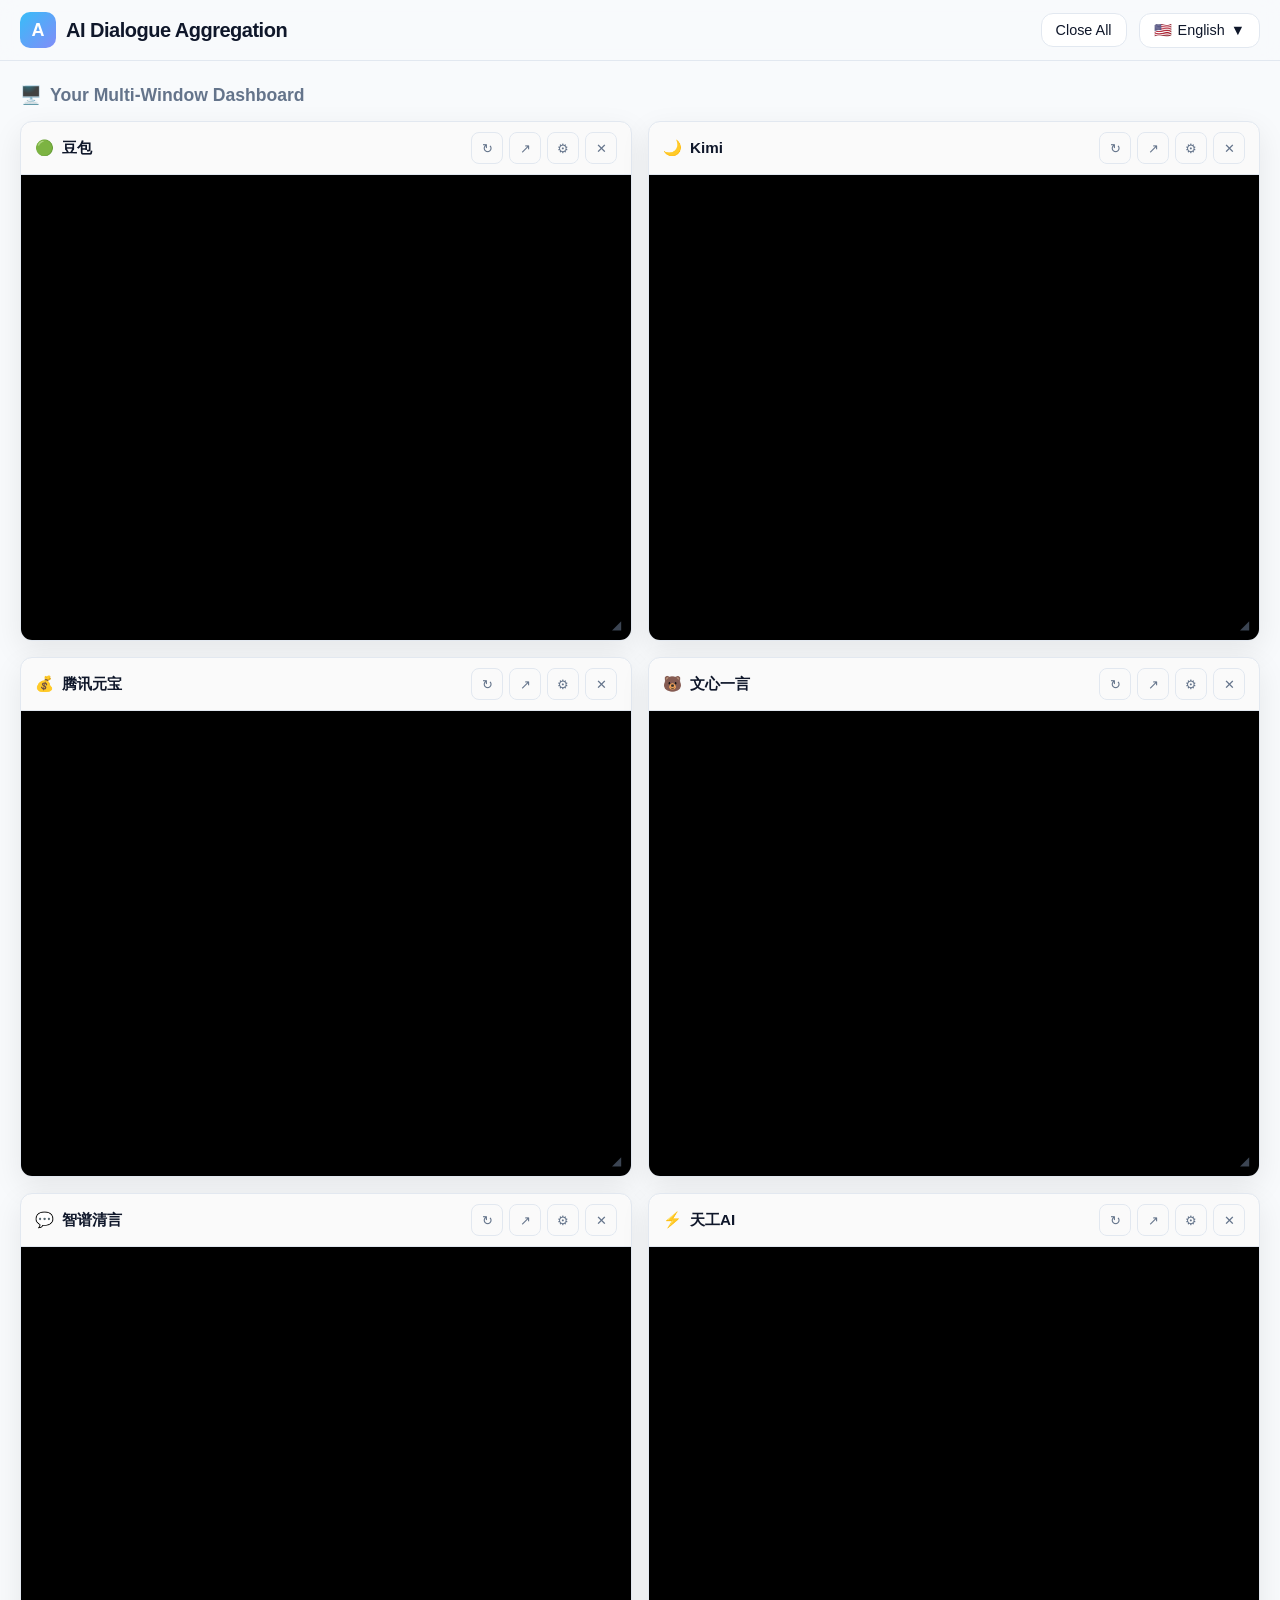
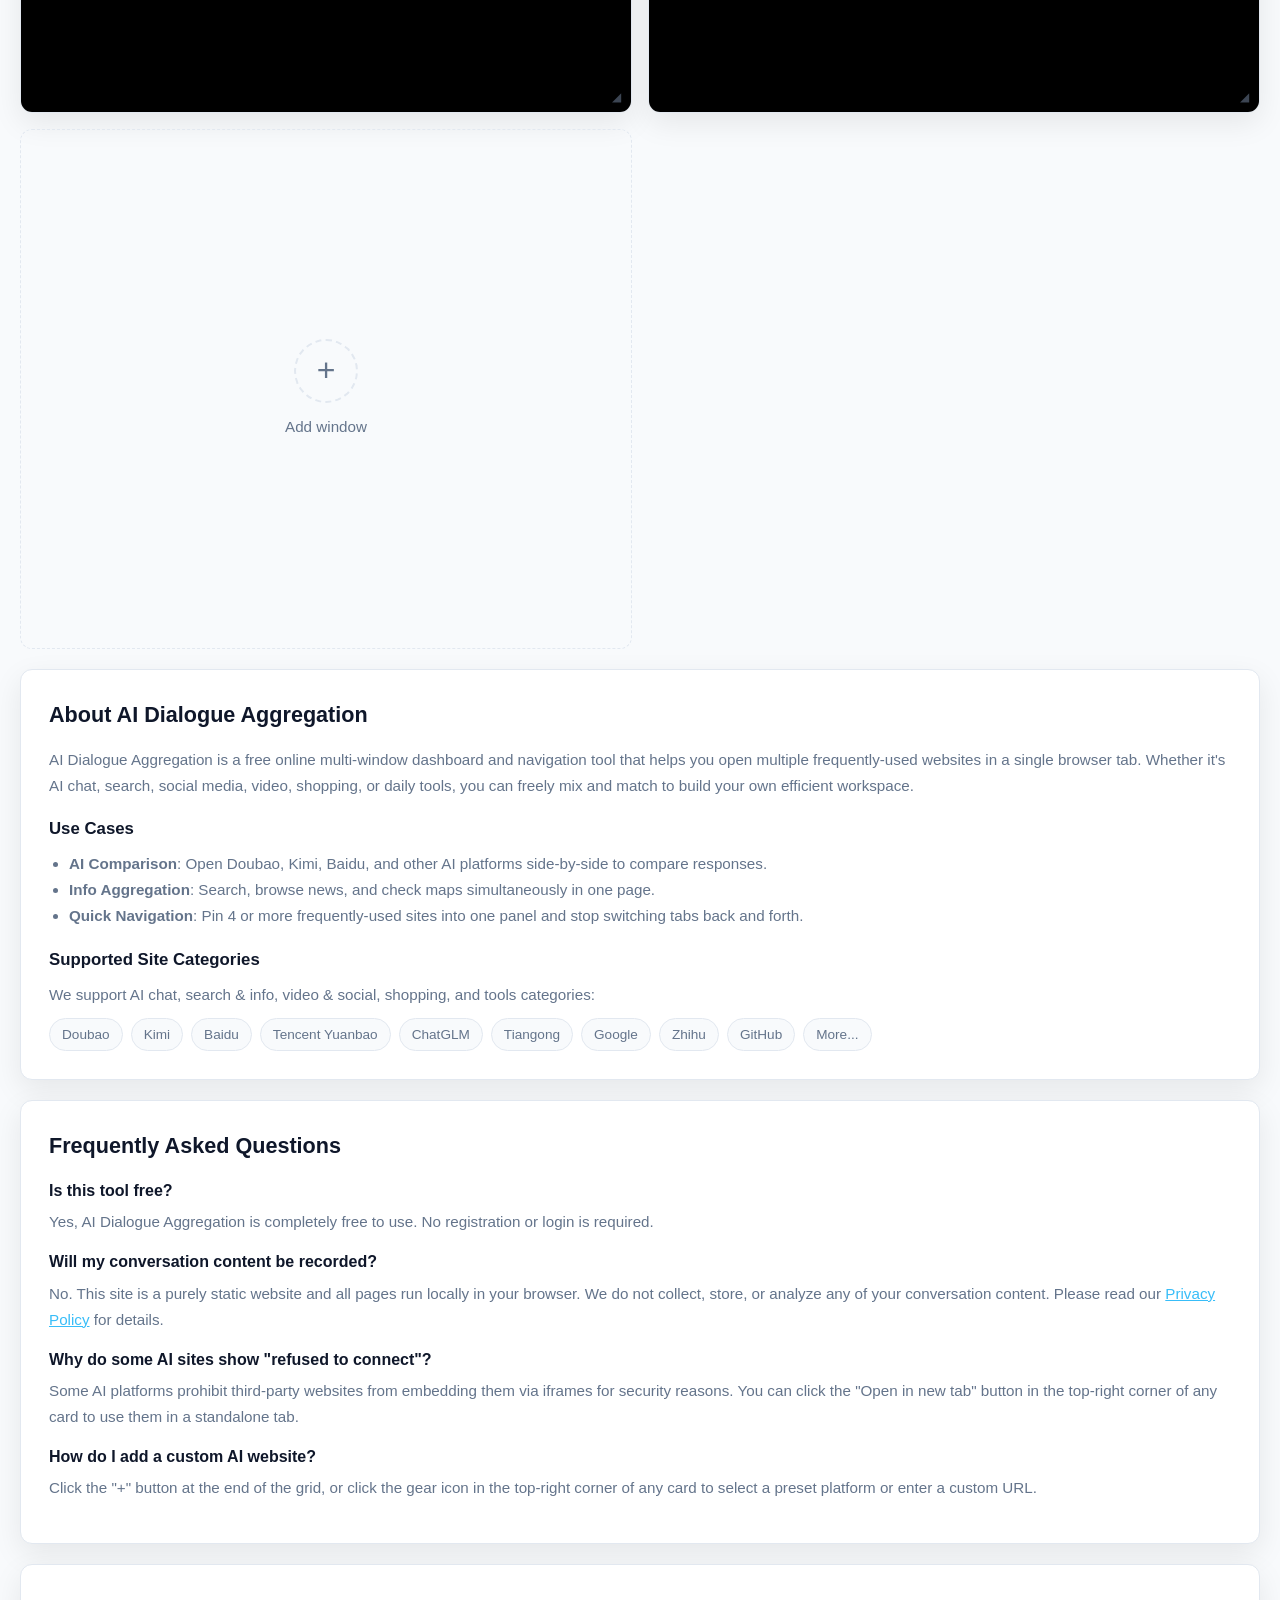
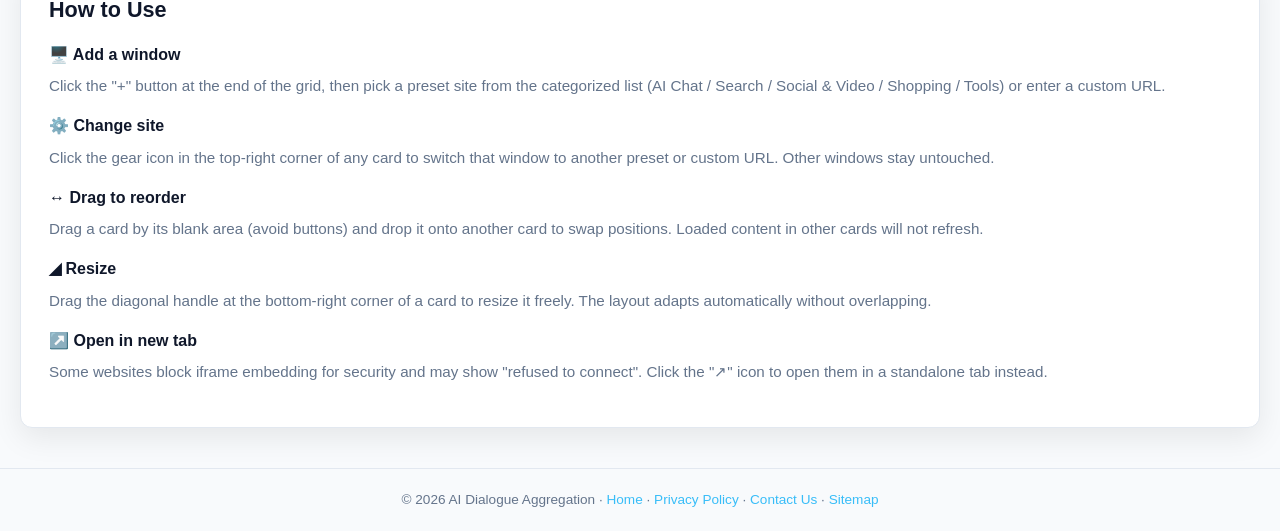
<file: index.html>
<!DOCTYPE html>
<html lang="en">
<head>
  <meta charset="UTF-8">
  <title>AI Dialogue Aggregation</title>
  <meta name="description" content="Chat with multiple AIs at once. Ask once, get answers from DeepSeek, Doubao, Kimi, MiniMax and more.">
  <link rel="canonical" href="https://dualai.vip/">
  <link rel="alternate" hreflang="zh" href="https://dualai.vip/zh/">
  <link rel="alternate" hreflang="en" href="https://dualai.vip/en/">
  <link rel="alternate" hreflang="x-default" href="https://dualai.vip/zh/">
  <!-- Google tag (gtag.js) -->
  <script async src="https://www.googletagmanager.com/gtag/js?id=G-2EY1DQ44TH"></script>
  <script>
    window.dataLayer = window.dataLayer || [];
    function gtag(){dataLayer.push(arguments);}
    gtag('js', new Date());
    gtag('config', 'G-2EY1DQ44TH');
  </script>
  <!-- Google AdSense -->
  <script async src="https://pagead2.googlesyndication.com/pagead/js/adsbygoogle.js?client=ca-pub-1829629158524709" crossorigin="anonymous"></script>
  <script>
    (function() {
      var lang = navigator.language || navigator.userLanguage || 'zh';
      lang = lang.toLowerCase();
      var target = '/zh/';
      if (lang.indexOf('en') === 0) target = '/en/';
      var saved = localStorage.getItem('ai_agg_lang');
      if (saved) target = saved;
      var hash = location.hash || '';
      var q = location.search || '';
      location.replace(target + q + hash);
    })();
  </script>
</head>
<body>
  <p>Redirecting based on your language preference…</p>
</body>
</html>
</file>
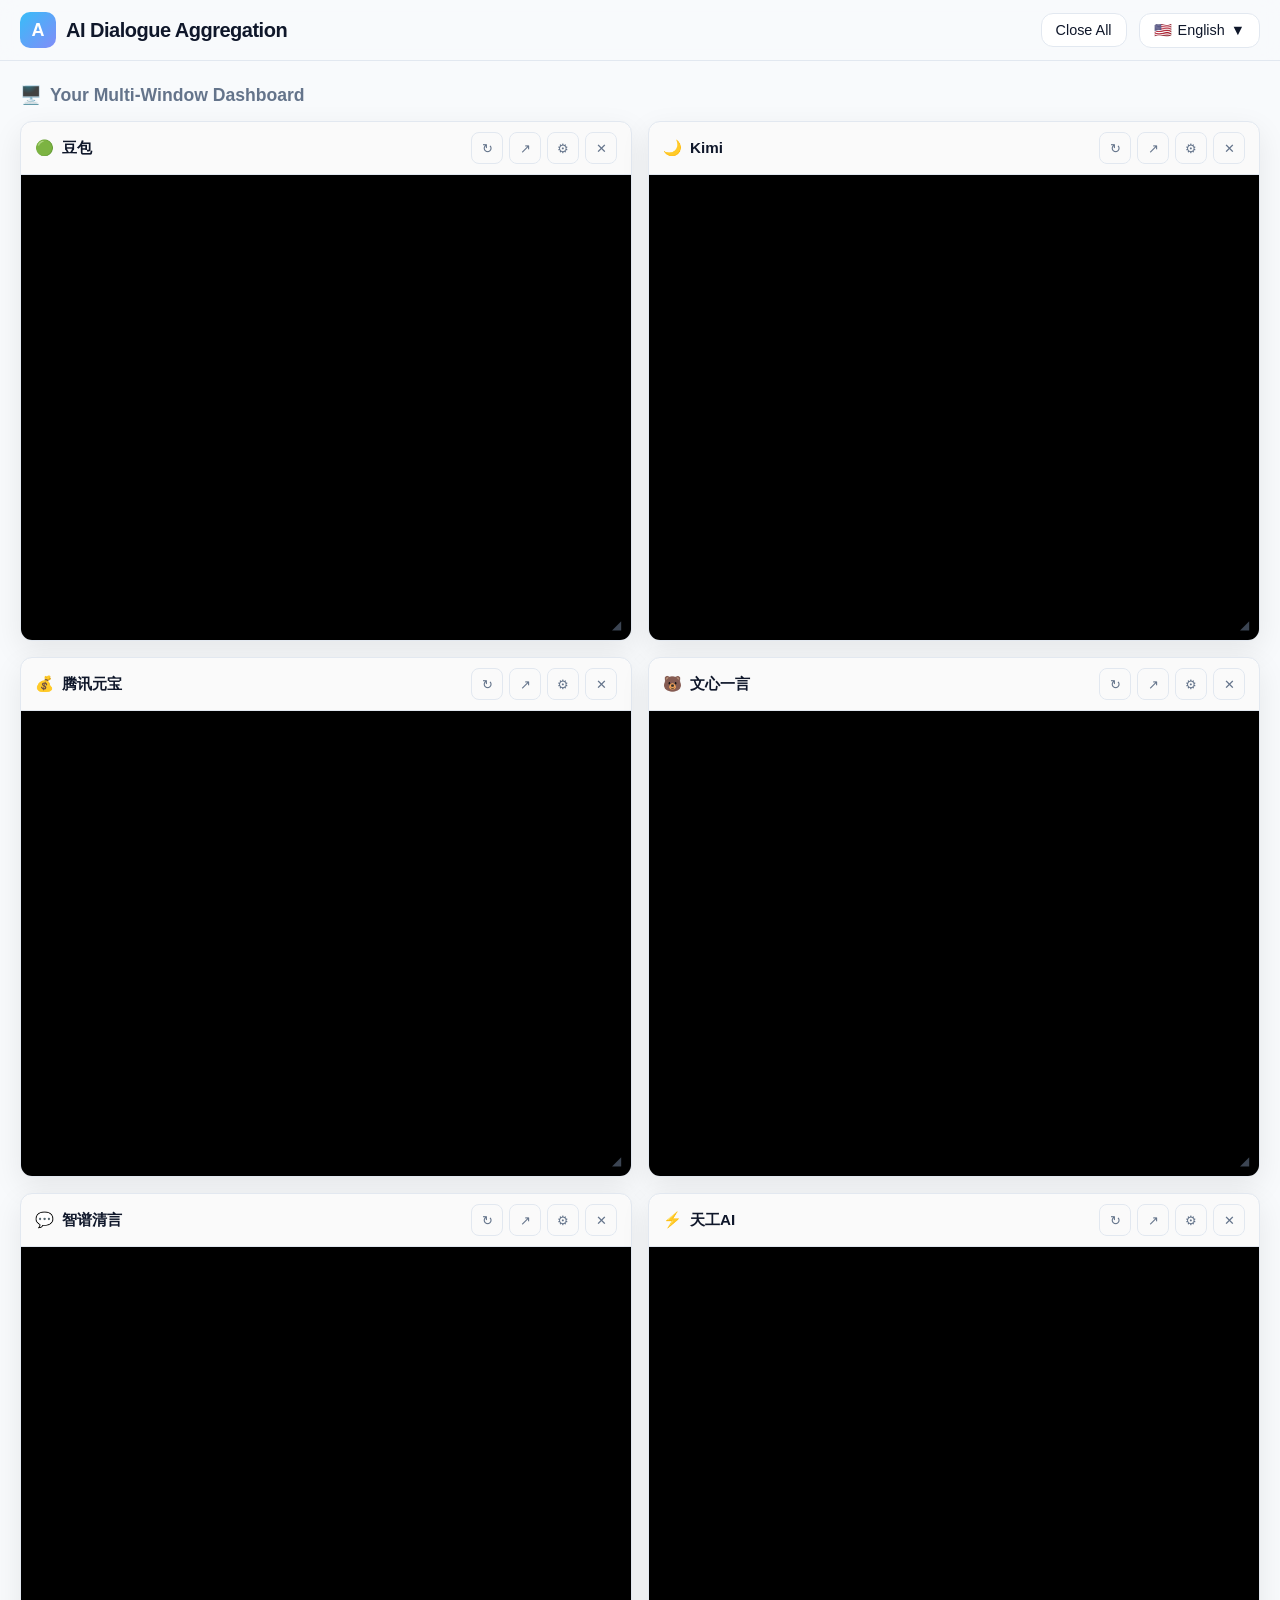
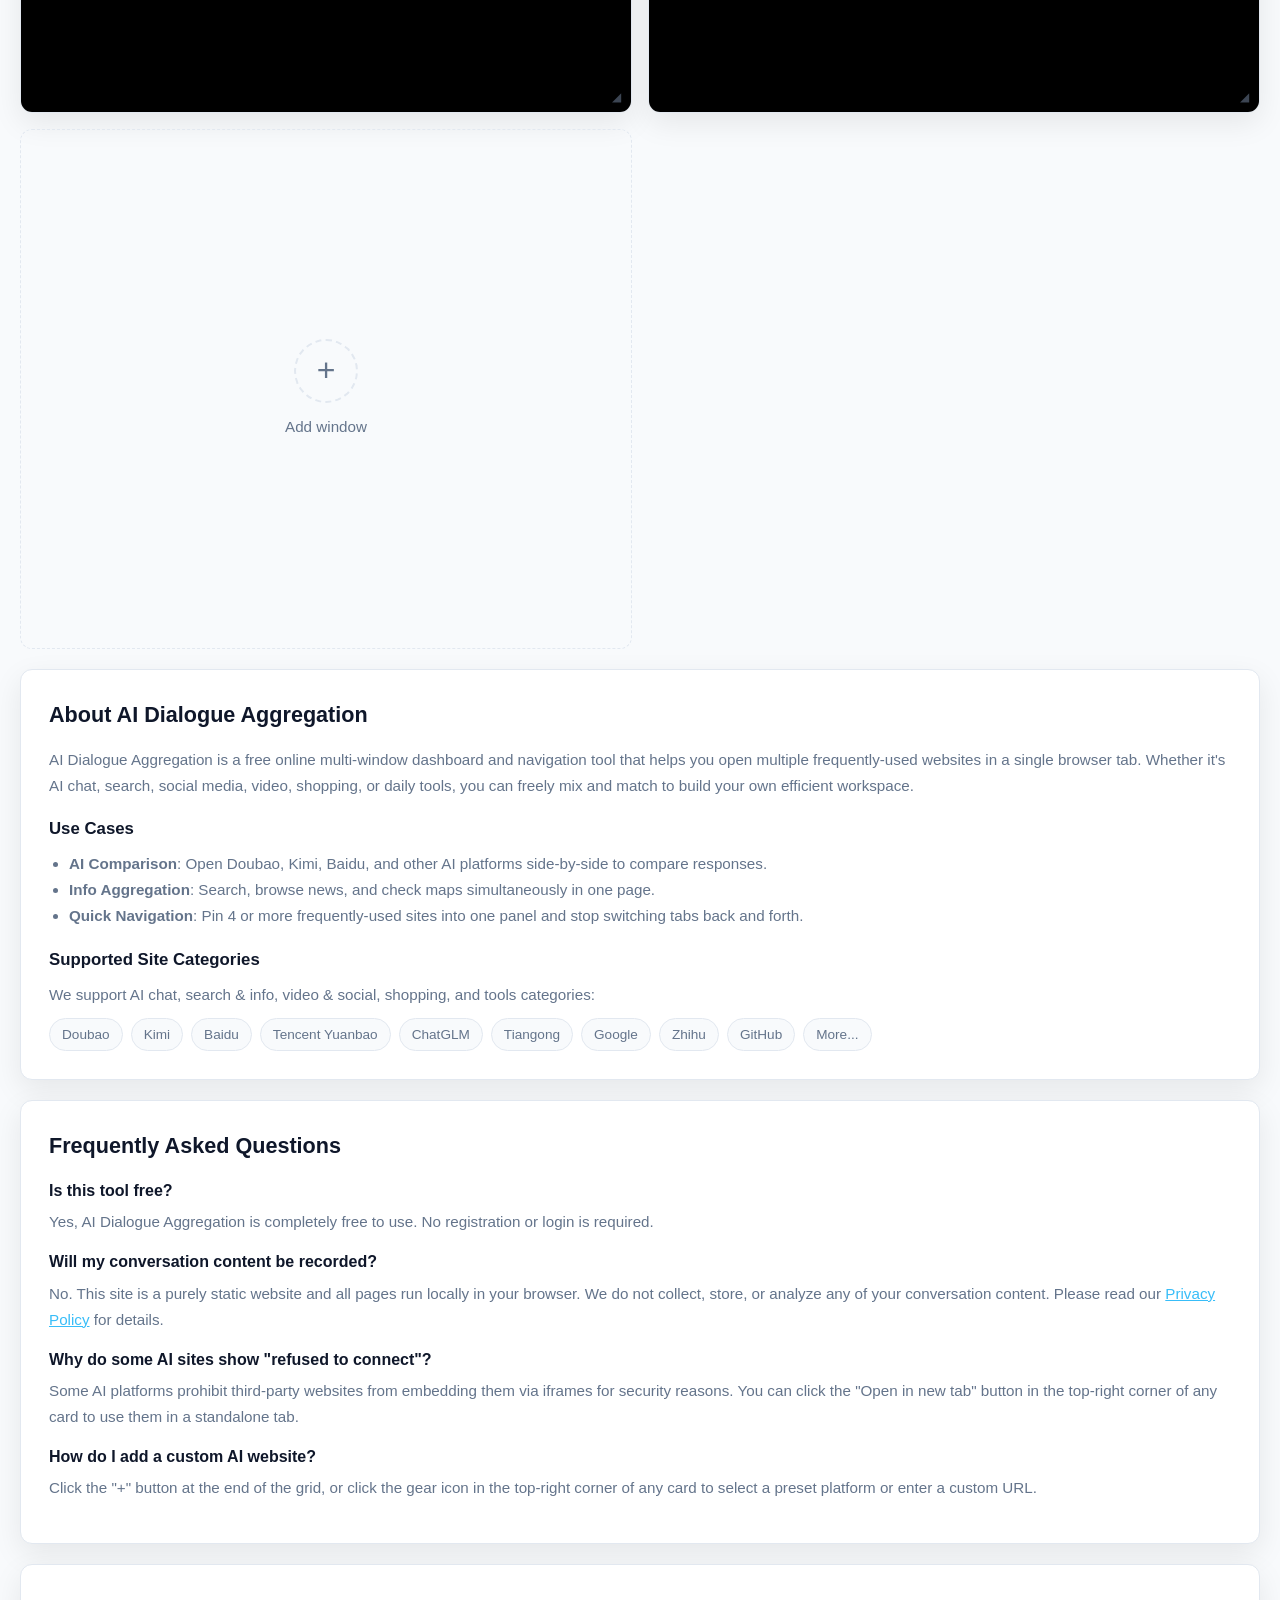
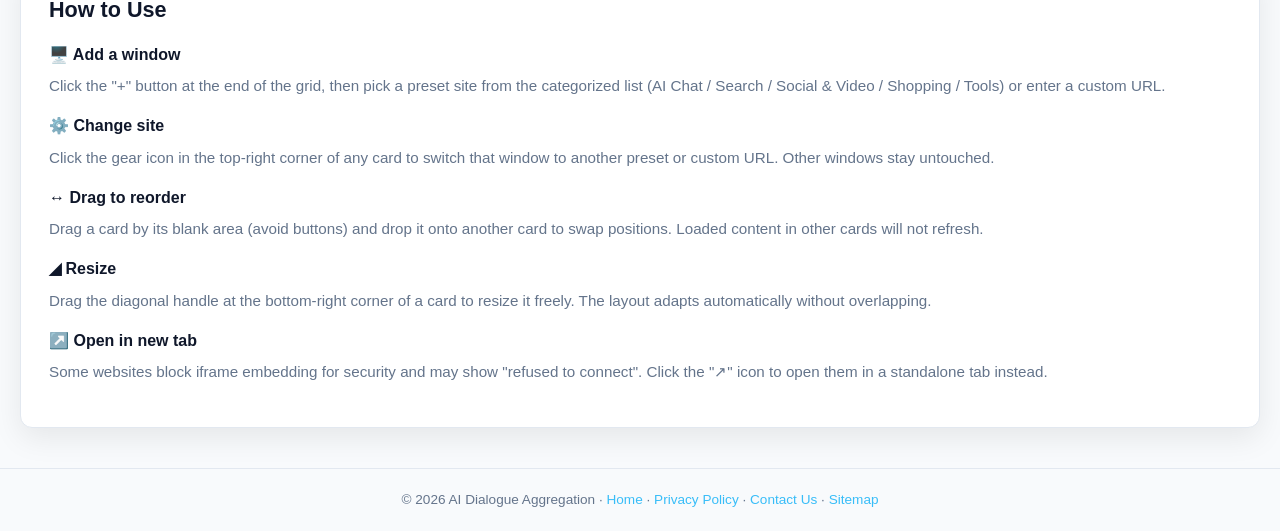
<file: en/index.html>
<!DOCTYPE html>
<html lang="en">
<head>
  <!-- Google tag (gtag.js) -->
  <script async src="https://www.googletagmanager.com/gtag/js?id=G-2EY1DQ44TH"></script>
  <script>
    window.dataLayer = window.dataLayer || [];
    function gtag(){dataLayer.push(arguments);}
    gtag('js', new Date());

    gtag('config', 'G-2EY1DQ44TH');
  </script>
  <!-- Google AdSense -->
  <script async src="https://pagead2.googlesyndication.com/pagead/js/adsbygoogle.js?client=ca-pub-1829629158524709" crossorigin="anonymous"></script>
  <meta charset="UTF-8">
  <meta name="viewport" content="width=device-width, initial-scale=1.0">
  <title>AI Dialogue Aggregation - Chat with Multiple AIs at Once</title>
  <meta name="description" content="Open DeepSeek, Doubao, Kimi, MiniMax and more AI chats in one page. Ask once, get answers from multiple AIs. Compare and boost your productivity.">
  <meta name="keywords" content="AI aggregation,multi-AI chat,chat with multiple AIs,AI comparison,DeepSeek,Doubao,Kimi,MiniMax">
  <link rel="canonical" href="https://dualai.vip/en/">
  <link rel="alternate" hreflang="zh" href="https://dualai.vip/zh/">
  <link rel="alternate" hreflang="en" href="https://dualai.vip/en/">
  <link rel="alternate" hreflang="x-default" href="https://dualai.vip/zh/">
  <link rel="sitemap" type="application/xml" title="Sitemap" href="/sitemap.xml">

  <meta property="og:title" content="AI Dialogue Aggregation - Chat with Multiple AIs at Once">
  <meta property="og:description" content="Open multiple AI chats in one page. Ask once, get answers from multiple AIs.">
  <meta property="og:type" content="website">
  <meta property="og:url" content="https://dualai.vip/en/">
  <meta property="og:locale" content="en_US">

  <meta name="twitter:card" content="summary_large_image">
  <meta name="twitter:title" content="AI Dialogue Aggregation - Chat with Multiple AIs">
  <meta name="twitter:description" content="Open multiple AI chats in one page. Ask once, get answers from multiple AIs.">

  <script type="application/ld+json">
  {
    "@context": "https://schema.org",
    "@type": "WebApplication",
    "name": "AI Dialogue Aggregation",
    "description": "Open DeepSeek, Doubao, Kimi, MiniMax and more AI chats in one page. Ask once, get answers from multiple AIs.",
    "url": "https://dualai.vip/en/",
    "applicationCategory": "UtilityApplication",
    "operatingSystem": "Any",
    "inLanguage": "en",
    "offers": {
      "@type": "Offer",
      "price": "0",
      "priceCurrency": "USD"
    }
  }
  </script>

  <link rel="stylesheet" href="/css/style.css">
</head>
<body>
  <header class="site-header">
    <div class="header-inner">
      <a class="brand" href="/en/">
        <div class="brand-icon">A</div>
        <div class="brand-text">AI Dialogue Aggregation</div>
      </a>
      <div class="header-actions">
        <button class="header-btn" id="closeAllBtn" type="button">Close All</button>
        <div class="lang-switch">
          <button class="lang-btn" aria-haspopup="true" aria-expanded="false">
            <span>🇺🇸</span>
            <span>English</span>
            <span aria-hidden="true">▼</span>
          </button>
          <div class="lang-menu" role="menu">
            <a href="/zh/" role="menuitem">中文</a>
            <a href="/en/" role="menuitem" aria-current="true">English</a>
          </div>
        </div>
      </div>
    </div>
  </header>

  <main>
    <h1 class="sr-only">Your Multi-Window Dashboard - Open multiple sites at once</h1>
    <p class="section-title"><span>🖥️</span> Your Multi-Window Dashboard</p>
    <div class="grid-2x2"></div>

    <section class="content-section" aria-labelledby="about-heading">
      <h2 id="about-heading">About AI Dialogue Aggregation</h2>
      <p>AI Dialogue Aggregation is a free online multi-window dashboard and navigation tool that helps you open multiple frequently-used websites in a single browser tab. Whether it's AI chat, search, social media, video, shopping, or daily tools, you can freely mix and match to build your own efficient workspace.</p>
      <h3>Use Cases</h3>
      <ul>
        <li><strong>AI Comparison</strong>: Open Doubao, Kimi, Baidu, and other AI platforms side-by-side to compare responses.</li>
        <li><strong>Info Aggregation</strong>: Search, browse news, and check maps simultaneously in one page.</li>
        <li><strong>Quick Navigation</strong>: Pin 4 or more frequently-used sites into one panel and stop switching tabs back and forth.</li>
      </ul>
      <h3>Supported Site Categories</h3>
      <p>We support AI chat, search & info, video & social, shopping, and tools categories:</p>
      <div class="tag-list">
        <span class="tag">Doubao</span>
        <span class="tag">Kimi</span>
        <span class="tag">Baidu</span>
        <span class="tag">Tencent Yuanbao</span>
        <span class="tag">ChatGLM</span>
        <span class="tag">Tiangong</span>
        <span class="tag">Google</span>
        <span class="tag">Zhihu</span>
        <span class="tag">GitHub</span>
        <span class="tag">More...</span>
      </div>
    </section>

    <section class="content-section" aria-labelledby="faq-heading">
      <h2 id="faq-heading">Frequently Asked Questions</h2>
      <div class="faq-item">
        <h3>Is this tool free?</h3>
        <p>Yes, AI Dialogue Aggregation is completely free to use. No registration or login is required.</p>
      </div>
      <div class="faq-item">
        <h3>Will my conversation content be recorded?</h3>
        <p>No. This site is a purely static website and all pages run locally in your browser. We do not collect, store, or analyze any of your conversation content. Please read our <a href="/en/privacy.html">Privacy Policy</a> for details.</p>
      </div>
      <div class="faq-item">
        <h3>Why do some AI sites show "refused to connect"?</h3>
        <p>Some AI platforms prohibit third-party websites from embedding them via iframes for security reasons. You can click the "Open in new tab" button in the top-right corner of any card to use them in a standalone tab.</p>
      </div>
      <div class="faq-item">
        <h3>How do I add a custom AI website?</h3>
        <p>Click the "+" button at the end of the grid, or click the gear icon in the top-right corner of any card to select a preset platform or enter a custom URL.</p>
      </div>
    </section>

    <section class="content-section" aria-labelledby="guide-heading">
      <h2 id="guide-heading">How to Use</h2>
      <div class="faq-item">
        <h3>🖥️ Add a window</h3>
        <p>Click the "+" button at the end of the grid, then pick a preset site from the categorized list (AI Chat / Search / Social & Video / Shopping / Tools) or enter a custom URL.</p>
      </div>
      <div class="faq-item">
        <h3>⚙️ Change site</h3>
        <p>Click the gear icon in the top-right corner of any card to switch that window to another preset or custom URL. Other windows stay untouched.</p>
      </div>
      <div class="faq-item">
        <h3>↔️ Drag to reorder</h3>
        <p>Drag a card by its blank area (avoid buttons) and drop it onto another card to swap positions. Loaded content in other cards will not refresh.</p>
      </div>
      <div class="faq-item">
        <h3>◢ Resize</h3>
        <p>Drag the diagonal handle at the bottom-right corner of a card to resize it freely. The layout adapts automatically without overlapping.</p>
      </div>
      <div class="faq-item">
        <h3>↗️ Open in new tab</h3>
        <p>Some websites block iframe embedding for security and may show "refused to connect". Click the "↗" icon to open them in a standalone tab instead.</p>
      </div>
    </section>
  </main>

  <div class="modal-backdrop" role="dialog" aria-modal="true" aria-labelledby="modalTitle">
    <div class="modal">
      <div class="modal-header">
        <div class="modal-title" id="modalTitle">Change AI Site</div>
        <button class="icon-btn" id="modalClose" aria-label="Close">✕</button>
      </div>
      <div class="modal-body">
        <div class="preset-grid"></div>
        <div class="form-group">
          <label class="form-label" for="customUrl">Custom URL</label>
          <input class="form-input" id="customUrl" type="url" placeholder="https://dualai.vip/chat">
        </div>
      </div>
      <div class="modal-footer">
        <button class="btn" id="modalCancel" type="button">Cancel</button>
        <button class="btn btn-primary" id="modalSave" type="button">Save</button>
      </div>
    </div>
  </div>

  <div class="toast" role="status" aria-live="polite"></div>

  <footer class="site-footer">
    <p>© 2026 AI Dialogue Aggregation · <a href="/en/">Home</a> · <a href="/en/privacy.html">Privacy Policy</a> · <a href="/en/contact.html">Contact Us</a> · <a href="/sitemap.xml">Sitemap</a></p>
  </footer>

  <script src="/js/app.js"></script>
</body>
</html>
</file>
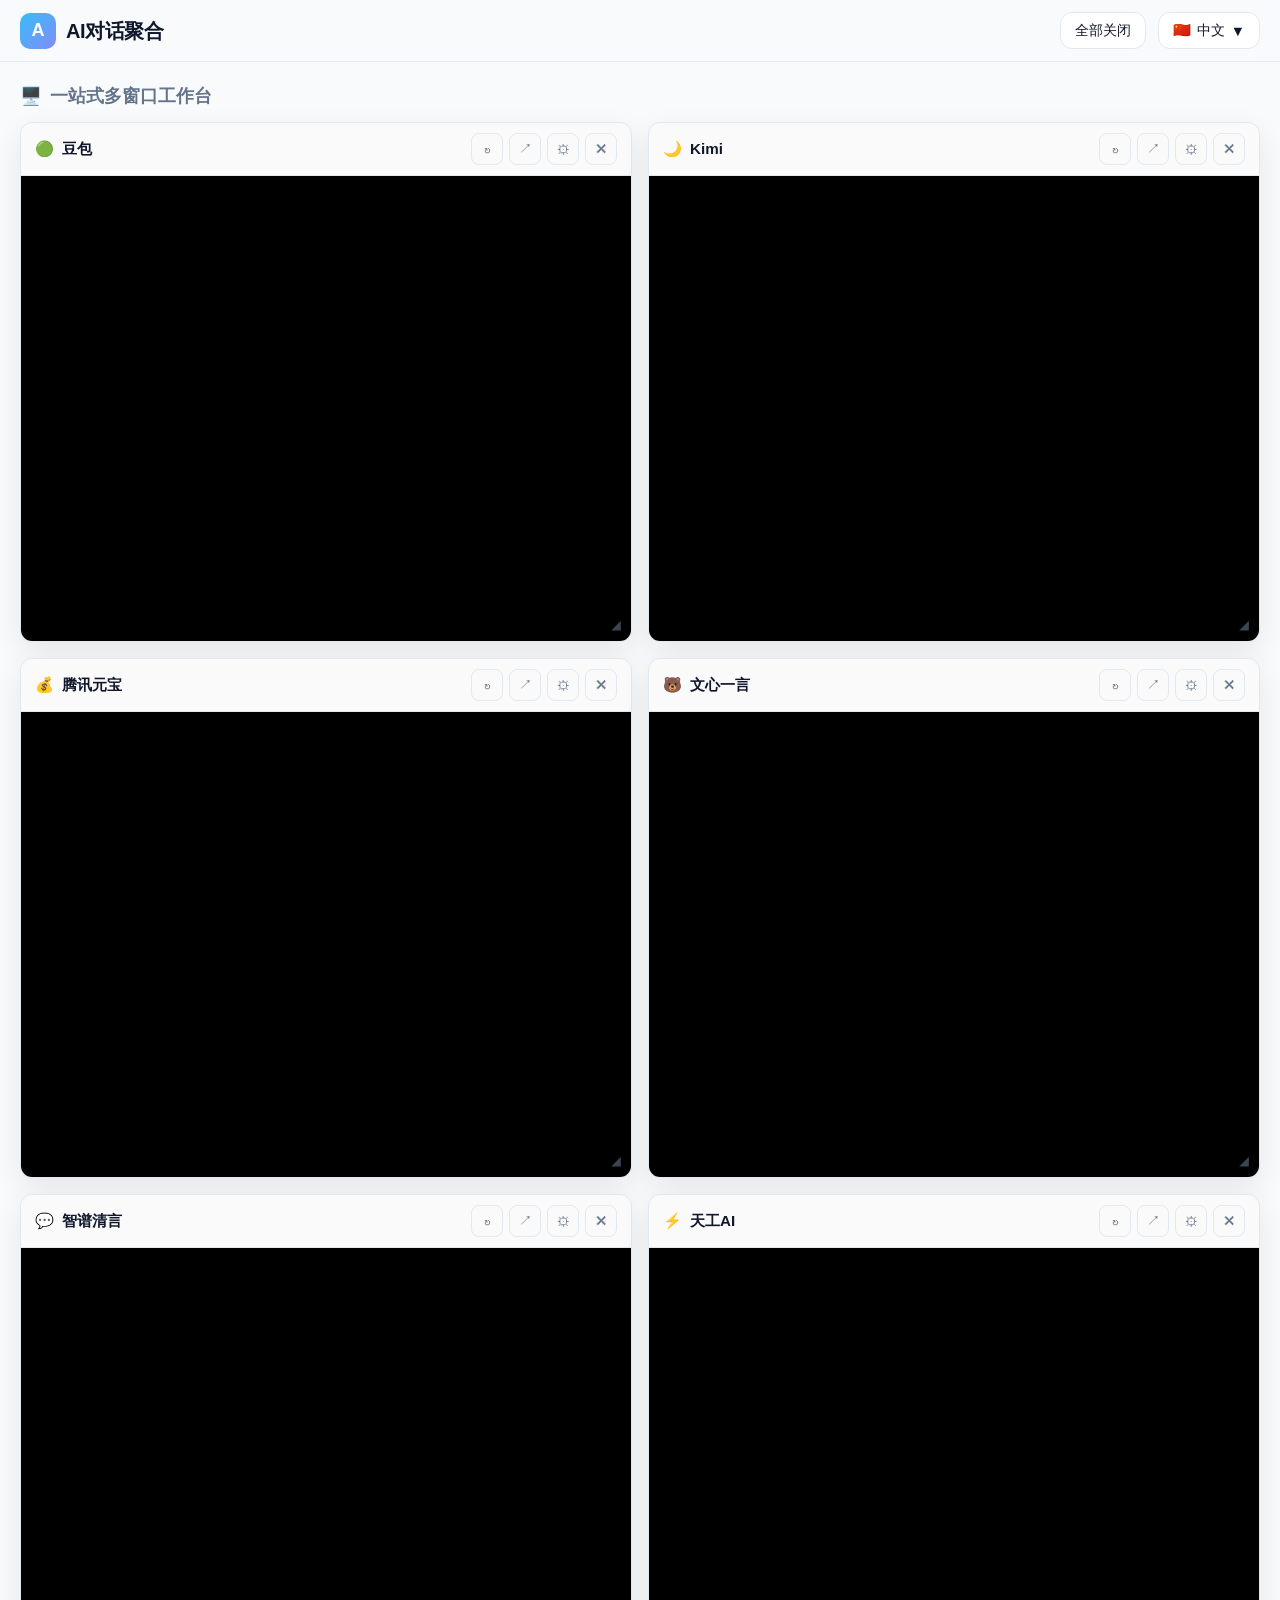
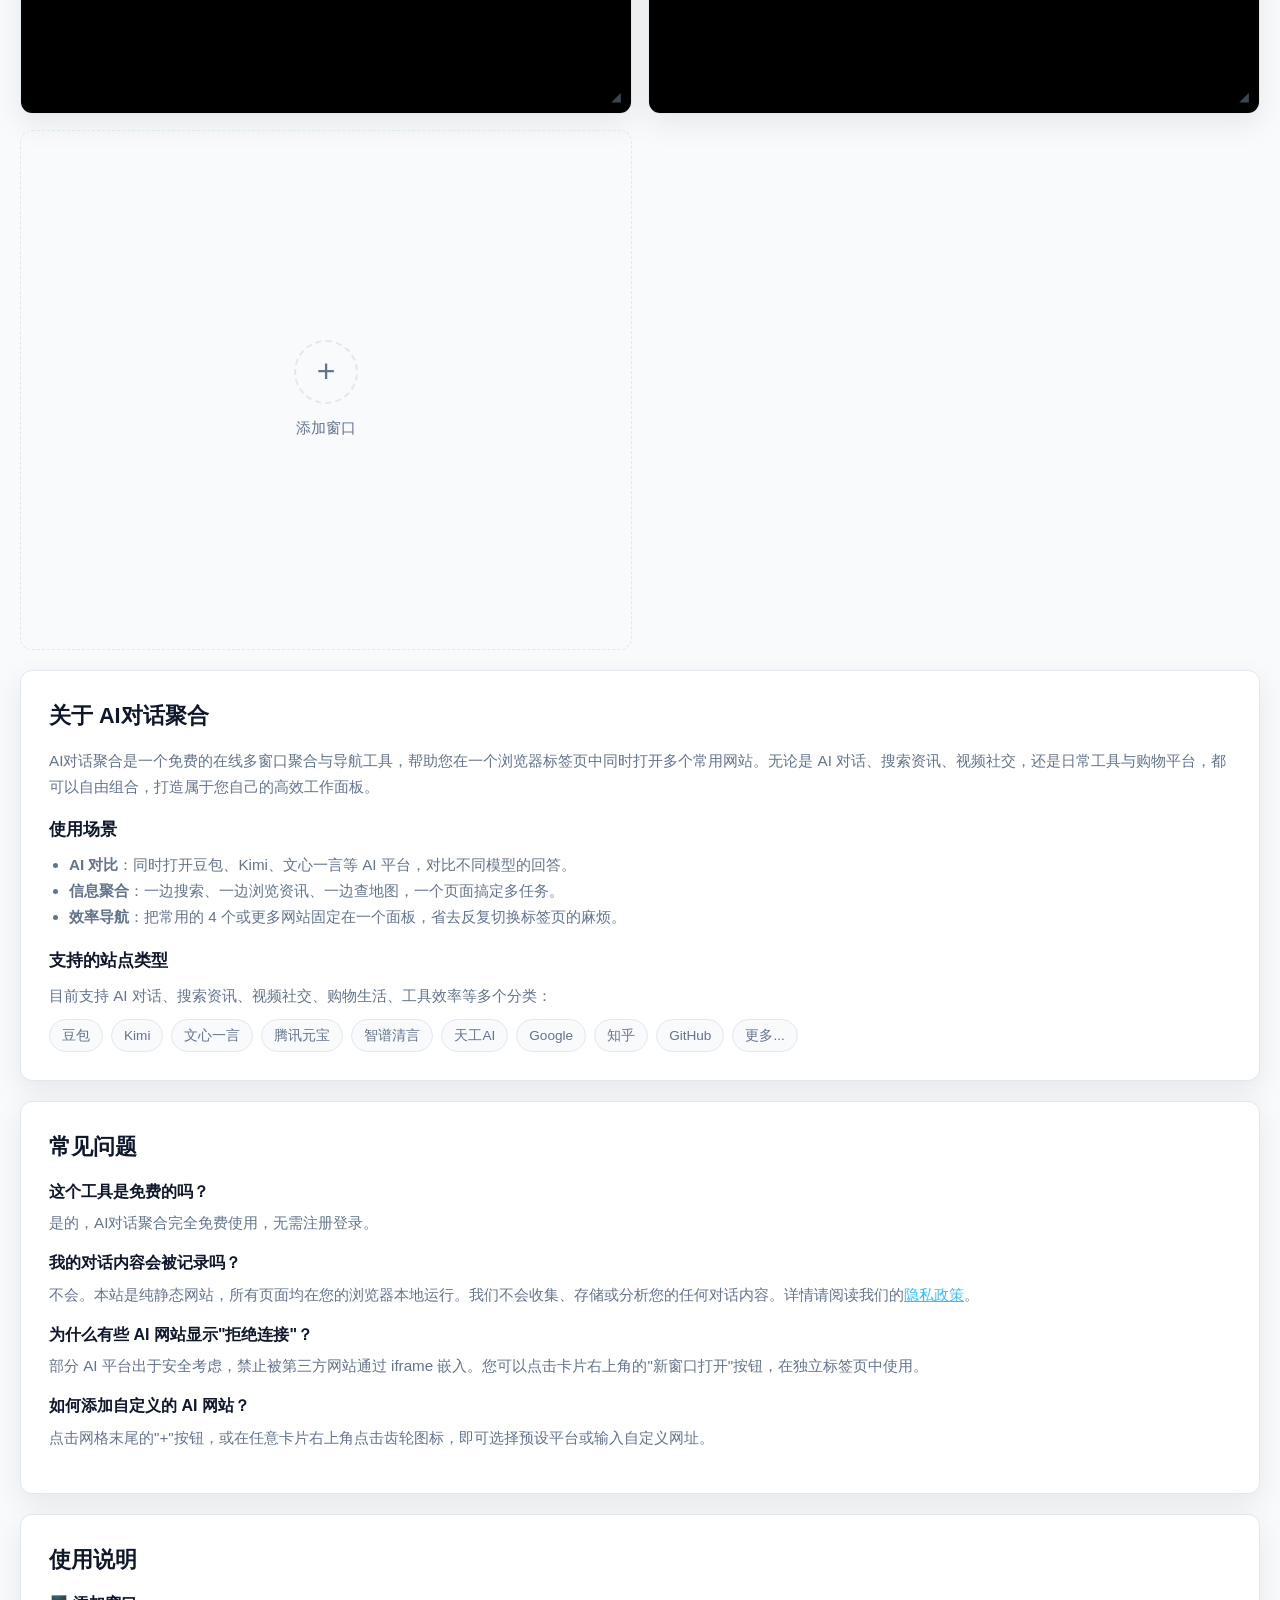
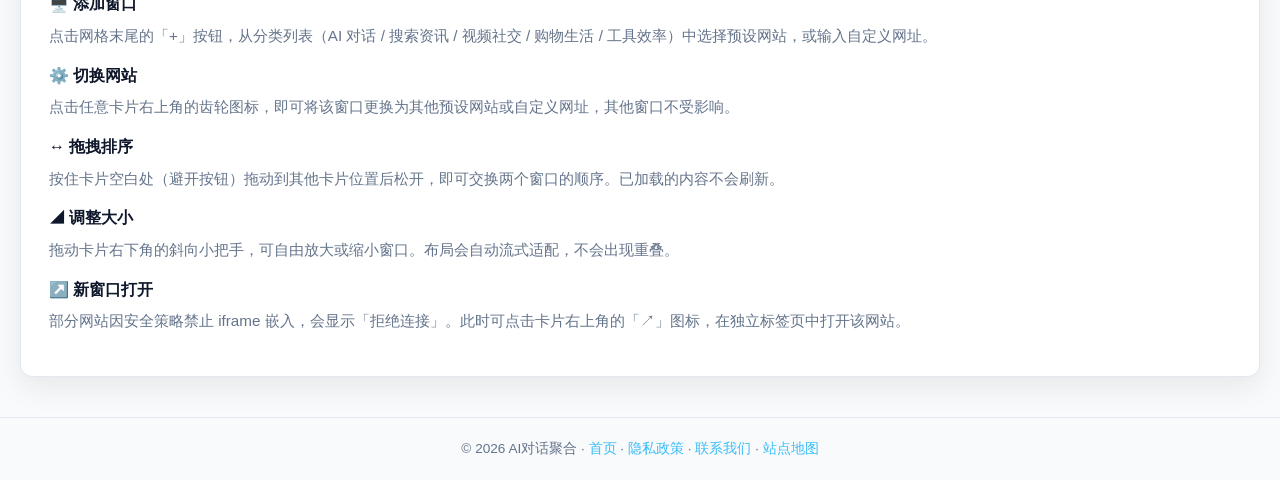
<file: zh/index.html>
<!DOCTYPE html>
<html lang="zh-CN">
<head>
  <!-- Google tag (gtag.js) -->
  <script async src="https://www.googletagmanager.com/gtag/js?id=G-2EY1DQ44TH"></script>
  <script>
    window.dataLayer = window.dataLayer || [];
    function gtag(){dataLayer.push(arguments);}
    gtag('js', new Date());

    gtag('config', 'G-2EY1DQ44TH');
  </script>
  <!-- Google AdSense -->
  <script async src="https://pagead2.googlesyndication.com/pagead/js/adsbygoogle.js?client=ca-pub-1829629158524709" crossorigin="anonymous"></script>
  <meta charset="UTF-8">
  <meta name="viewport" content="width=device-width, initial-scale=1.0">
  <title>AI对话聚合 - 同时对话多个AI，一次提问多方回答</title>
  <meta name="description" content="在一个页面中同时打开DeepSeek、豆包、Kimi、MiniMax等多个AI对话。输入一次问题，多方获取答案，提升效率。">
  <meta name="keywords" content="AI聚合,多AI对话,同时对话,AI对比,一次提问多方回答,DeepSeek,豆包,Kimi,MiniMax">
  <link rel="canonical" href="https://dualai.vip/zh/">
  <link rel="alternate" hreflang="zh" href="https://dualai.vip/zh/">
  <link rel="alternate" hreflang="en" href="https://dualai.vip/en/">
  <link rel="alternate" hreflang="x-default" href="https://dualai.vip/zh/">
  <link rel="sitemap" type="application/xml" title="站点地图" href="/sitemap.xml">

  <meta property="og:title" content="AI对话聚合 - 同时对话多个AI，一次提问多方回答">
  <meta property="og:description" content="在一个页面中同时打开多个AI对话。输入一次问题，多方获取答案。">
  <meta property="og:type" content="website">
  <meta property="og:url" content="https://dualai.vip/zh/">
  <meta property="og:locale" content="zh_CN">

  <meta name="twitter:card" content="summary_large_image">
  <meta name="twitter:title" content="AI对话聚合 - 同时对话多个AI">
  <meta name="twitter:description" content="在一个页面中同时打开多个AI对话，一次提问多方回答。">

  <script type="application/ld+json">
  {
    "@context": "https://schema.org",
    "@type": "WebApplication",
    "name": "AI对话聚合",
    "description": "在一个页面中同时打开DeepSeek、豆包、Kimi、MiniMax等多个AI对话。输入一次问题，多方获取答案。",
    "url": "https://dualai.vip/zh/",
    "applicationCategory": "UtilityApplication",
    "operatingSystem": "Any",
    "inLanguage": "zh-CN",
    "offers": {
      "@type": "Offer",
      "price": "0",
      "priceCurrency": "USD"
    }
  }
  </script>

  <link rel="stylesheet" href="/css/style.css">
</head>
<body>
  <header class="site-header">
    <div class="header-inner">
      <a class="brand" href="/zh/">
        <div class="brand-icon">A</div>
        <div class="brand-text">AI对话聚合</div>
      </a>
      <div class="header-actions">
        <button class="header-btn" id="closeAllBtn" type="button">全部关闭</button>
        <div class="lang-switch">
          <button class="lang-btn" aria-haspopup="true" aria-expanded="false">
            <span>🇨🇳</span>
            <span>中文</span>
            <span aria-hidden="true">▼</span>
          </button>
          <div class="lang-menu" role="menu">
            <a href="/zh/" role="menuitem" aria-current="true">中文</a>
            <a href="/en/" role="menuitem">English</a>
          </div>
        </div>
      </div>
    </div>
  </header>

  <main>
    <h1 class="sr-only">一站式多窗口工作台 - 同时打开多个常用网站</h1>
    <p class="section-title"><span>🖥️</span> 一站式多窗口工作台</p>
    <div class="grid-2x2"></div>

    <section class="content-section" aria-labelledby="about-heading">
      <h2 id="about-heading">关于 AI对话聚合</h2>
      <p>AI对话聚合是一个免费的在线多窗口聚合与导航工具，帮助您在一个浏览器标签页中同时打开多个常用网站。无论是 AI 对话、搜索资讯、视频社交，还是日常工具与购物平台，都可以自由组合，打造属于您自己的高效工作面板。</p>
      <h3>使用场景</h3>
      <ul>
        <li><strong>AI 对比</strong>：同时打开豆包、Kimi、文心一言等 AI 平台，对比不同模型的回答。</li>
        <li><strong>信息聚合</strong>：一边搜索、一边浏览资讯、一边查地图，一个页面搞定多任务。</li>
        <li><strong>效率导航</strong>：把常用的 4 个或更多网站固定在一个面板，省去反复切换标签页的麻烦。</li>
      </ul>
      <h3>支持的站点类型</h3>
      <p>目前支持 AI 对话、搜索资讯、视频社交、购物生活、工具效率等多个分类：</p>
      <div class="tag-list">
        <span class="tag">豆包</span>
        <span class="tag">Kimi</span>
        <span class="tag">文心一言</span>
        <span class="tag">腾讯元宝</span>
        <span class="tag">智谱清言</span>
        <span class="tag">天工AI</span>
        <span class="tag">Google</span>
        <span class="tag">知乎</span>
        <span class="tag">GitHub</span>
        <span class="tag">更多...</span>
      </div>
    </section>

    <section class="content-section" aria-labelledby="faq-heading">
      <h2 id="faq-heading">常见问题</h2>
      <div class="faq-item">
        <h3>这个工具是免费的吗？</h3>
        <p>是的，AI对话聚合完全免费使用，无需注册登录。</p>
      </div>
      <div class="faq-item">
        <h3>我的对话内容会被记录吗？</h3>
        <p>不会。本站是纯静态网站，所有页面均在您的浏览器本地运行。我们不会收集、存储或分析您的任何对话内容。详情请阅读我们的<a href="/zh/privacy.html">隐私政策</a>。</p>
      </div>
      <div class="faq-item">
        <h3>为什么有些 AI 网站显示"拒绝连接"？</h3>
        <p>部分 AI 平台出于安全考虑，禁止被第三方网站通过 iframe 嵌入。您可以点击卡片右上角的"新窗口打开"按钮，在独立标签页中使用。</p>
      </div>
      <div class="faq-item">
        <h3>如何添加自定义的 AI 网站？</h3>
        <p>点击网格末尾的"+"按钮，或在任意卡片右上角点击齿轮图标，即可选择预设平台或输入自定义网址。</p>
      </div>
    </section>

    <section class="content-section" aria-labelledby="guide-heading">
      <h2 id="guide-heading">使用说明</h2>
      <div class="faq-item">
        <h3>🖥️ 添加窗口</h3>
        <p>点击网格末尾的「+」按钮，从分类列表（AI 对话 / 搜索资讯 / 视频社交 / 购物生活 / 工具效率）中选择预设网站，或输入自定义网址。</p>
      </div>
      <div class="faq-item">
        <h3>⚙️ 切换网站</h3>
        <p>点击任意卡片右上角的齿轮图标，即可将该窗口更换为其他预设网站或自定义网址，其他窗口不受影响。</p>
      </div>
      <div class="faq-item">
        <h3>↔️ 拖拽排序</h3>
        <p>按住卡片空白处（避开按钮）拖动到其他卡片位置后松开，即可交换两个窗口的顺序。已加载的内容不会刷新。</p>
      </div>
      <div class="faq-item">
        <h3>◢ 调整大小</h3>
        <p>拖动卡片右下角的斜向小把手，可自由放大或缩小窗口。布局会自动流式适配，不会出现重叠。</p>
      </div>
      <div class="faq-item">
        <h3>↗️ 新窗口打开</h3>
        <p>部分网站因安全策略禁止 iframe 嵌入，会显示「拒绝连接」。此时可点击卡片右上角的「↗」图标，在独立标签页中打开该网站。</p>
      </div>
    </section>
  </main>

  <div class="modal-backdrop" role="dialog" aria-modal="true" aria-labelledby="modalTitle">
    <div class="modal">
      <div class="modal-header">
        <div class="modal-title" id="modalTitle">切换AI网站</div>
        <button class="icon-btn" id="modalClose" aria-label="关闭">✕</button>
      </div>
      <div class="modal-body">
        <div class="preset-grid"></div>
        <div class="form-group">
          <label class="form-label" for="customUrl">自定义网址</label>
          <input class="form-input" id="customUrl" type="url" placeholder="https://dualai.vip/chat">
        </div>
      </div>
      <div class="modal-footer">
        <button class="btn" id="modalCancel" type="button">取消</button>
        <button class="btn btn-primary" id="modalSave" type="button">保存</button>
      </div>
    </div>
  </div>

  <div class="toast" role="status" aria-live="polite"></div>

  <footer class="site-footer">
    <p>© 2026 AI对话聚合 · <a href="/zh/">首页</a> · <a href="/zh/privacy.html">隐私政策</a> · <a href="/zh/contact.html">联系我们</a> · <a href="/sitemap.xml">站点地图</a></p>
  </footer>

  <script src="/js/app.js"></script>
</body>
</html>
</file>
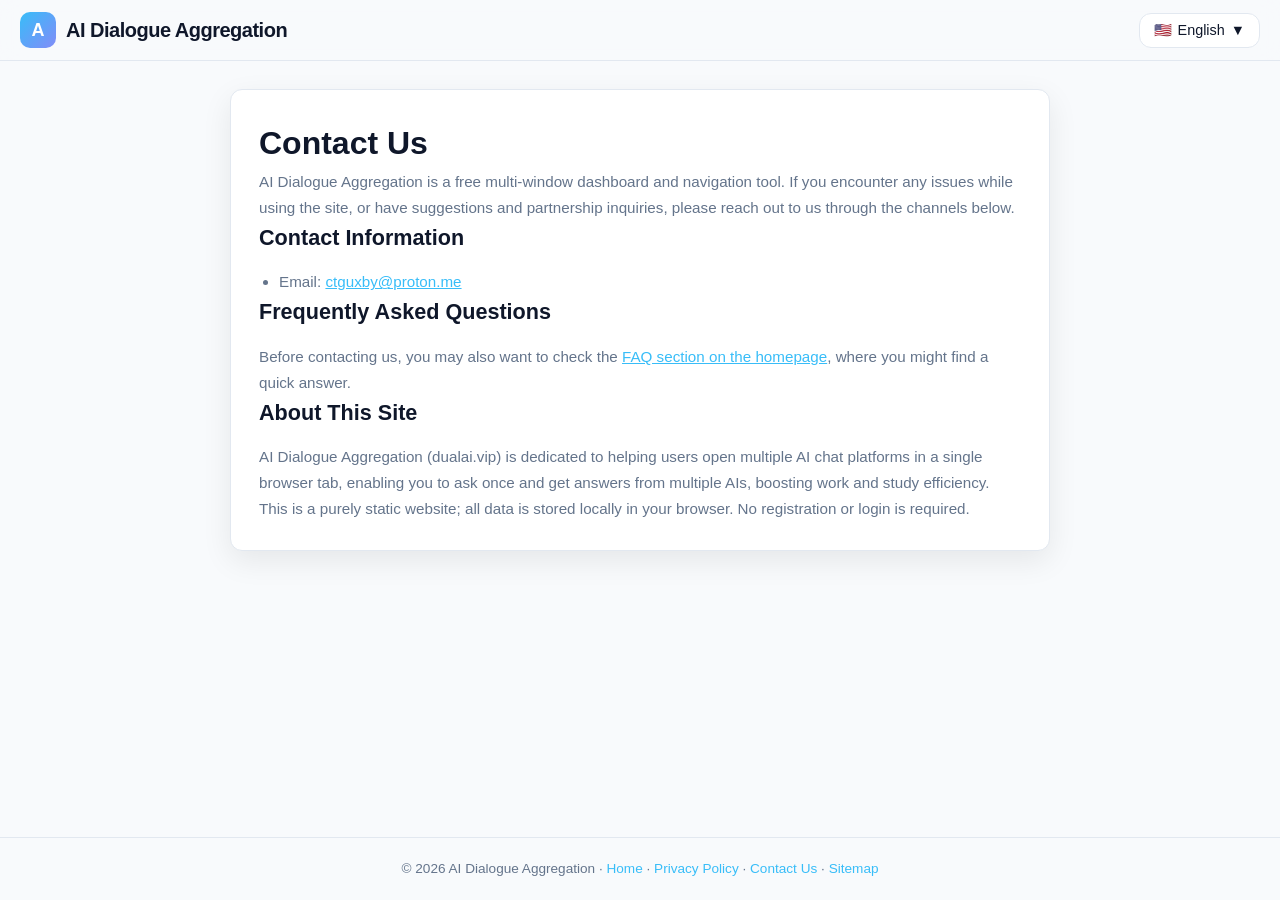
<file: en/contact.html>
<!DOCTYPE html>
<html lang="en">
<head>
  <!-- Google tag (gtag.js) -->
  <script async src="https://www.googletagmanager.com/gtag/js?id=G-2EY1DQ44TH"></script>
  <script>
    window.dataLayer = window.dataLayer || [];
    function gtag(){dataLayer.push(arguments);}
    gtag('js', new Date());
    gtag('config', 'G-2EY1DQ44TH');
  </script>
  <!-- Google AdSense -->
  <script async src="https://pagead2.googlesyndication.com/pagead/js/adsbygoogle.js?client=ca-pub-1829629158524709" crossorigin="anonymous"></script>
  <meta charset="UTF-8">
  <meta name="viewport" content="width=device-width, initial-scale=1.0">
  <title>Contact Us - AI Dialogue Aggregation</title>
  <meta name="description" content="Contact AI Dialogue Aggregation. For questions, suggestions, or partnership inquiries, please reach out via email.">
  <link rel="canonical" href="https://dualai.vip/en/contact.html">
  <link rel="alternate" hreflang="zh" href="https://dualai.vip/zh/contact.html">
  <link rel="alternate" hreflang="en" href="https://dualai.vip/en/contact.html">
  <link rel="alternate" hreflang="x-default" href="https://dualai.vip/zh/contact.html">
  <link rel="stylesheet" href="/css/style.css">
</head>
<body>
  <header class="site-header">
    <div class="header-inner">
      <a class="brand" href="/en/">
        <div class="brand-icon">A</div>
        <div class="brand-text">AI Dialogue Aggregation</div>
      </a>
      <div class="header-actions">
        <div class="lang-switch">
          <button class="lang-btn" aria-haspopup="true" aria-expanded="false">
            <span>🇺🇸</span><span>English</span><span aria-hidden="true">▼</span>
          </button>
          <div class="lang-menu" role="menu">
            <a href="/zh/contact.html" role="menuitem">中文</a>
            <a href="/en/contact.html" role="menuitem" aria-current="true">English</a>
          </div>
        </div>
      </div>
    </div>
  </header>

  <main style="max-width: 860px; margin: 0 auto; padding: 28px 20px;">
    <div class="content-section">
      <h1>Contact Us</h1>
      <p>AI Dialogue Aggregation is a free multi-window dashboard and navigation tool. If you encounter any issues while using the site, or have suggestions and partnership inquiries, please reach out to us through the channels below.</p>

      <h2>Contact Information</h2>
      <ul>
        <li>Email: <a href="mailto:ctguxby@proton.me">ctguxby@proton.me</a></li>
      </ul>

      <h2>Frequently Asked Questions</h2>
      <p>Before contacting us, you may also want to check the <a href="/en/">FAQ section on the homepage</a>, where you might find a quick answer.</p>

      <h2>About This Site</h2>
      <p>AI Dialogue Aggregation (dualai.vip) is dedicated to helping users open multiple AI chat platforms in a single browser tab, enabling you to ask once and get answers from multiple AIs, boosting work and study efficiency. This is a purely static website; all data is stored locally in your browser. No registration or login is required.</p>
    </div>
  </main>

  <footer class="site-footer">
    <p>© 2026 AI Dialogue Aggregation · <a href="/en/">Home</a> · <a href="/en/privacy.html">Privacy Policy</a> · <a href="/en/contact.html">Contact Us</a> · <a href="/sitemap.xml">Sitemap</a></p>
  </footer>

  <script>
    (function(){
      const btn = document.querySelector('.lang-btn');
      const menu = document.querySelector('.lang-menu');
      if(btn && menu){ btn.addEventListener('click', e=>{ e.stopPropagation(); menu.classList.toggle('open'); }); document.addEventListener('click', ()=>menu.classList.remove('open')); }
    })();
  </script>
</body>
</html>
</file>
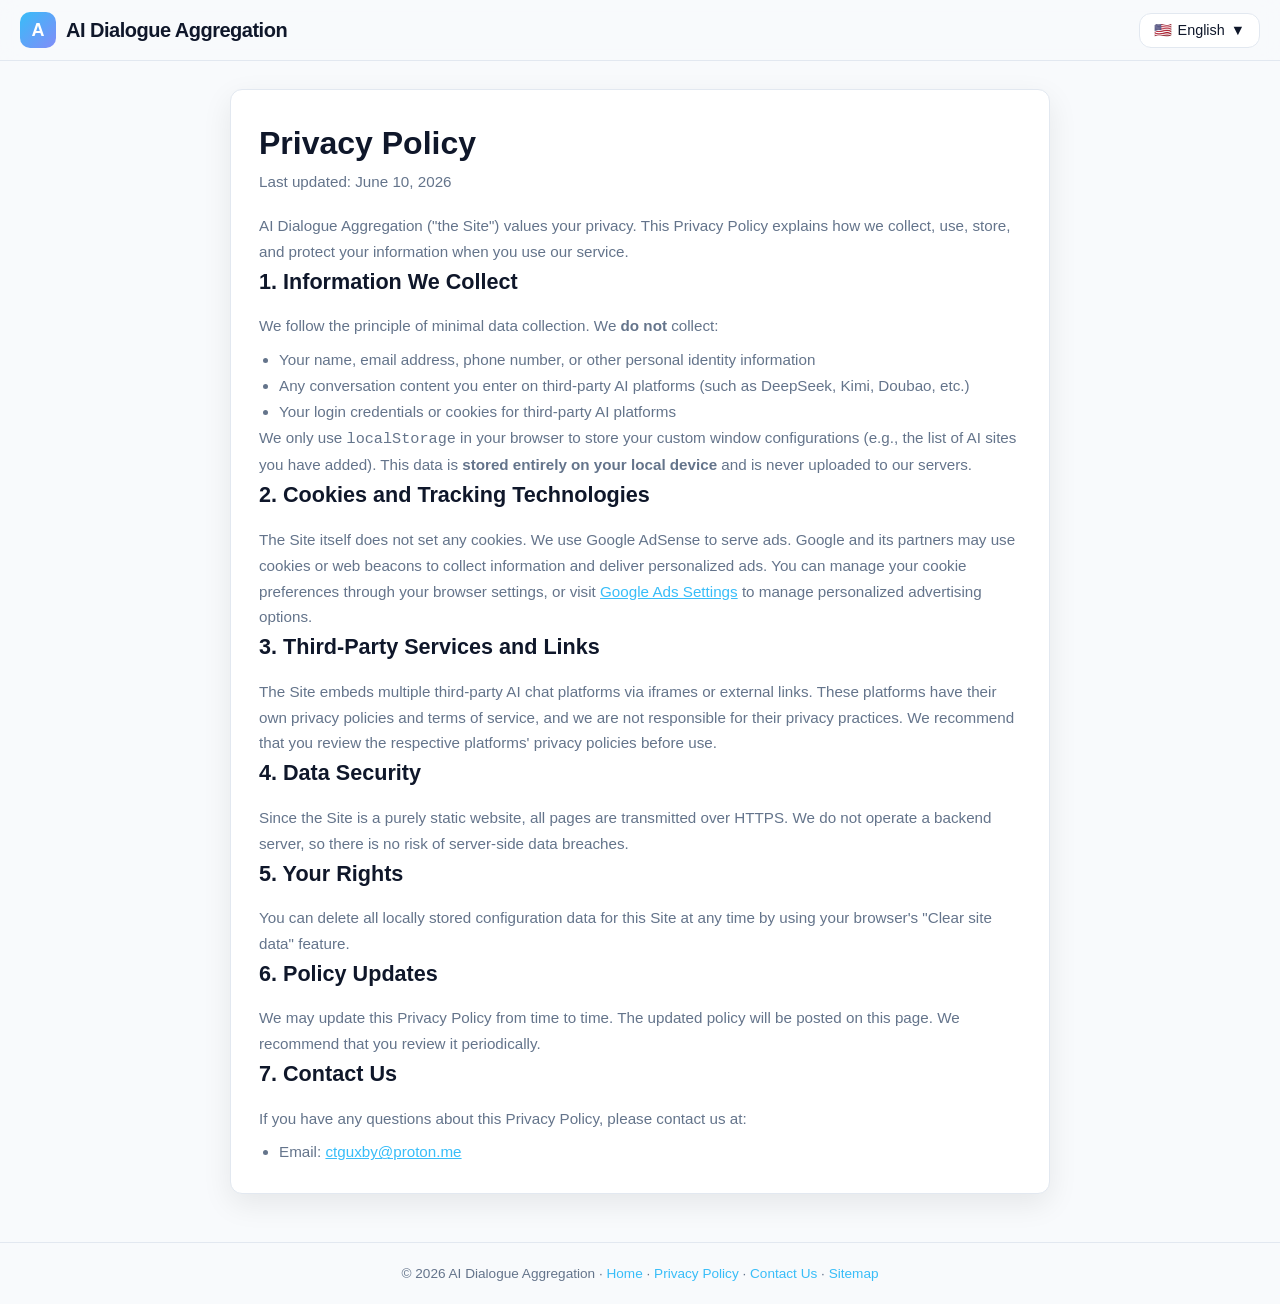
<file: en/privacy.html>
<!DOCTYPE html>
<html lang="en">
<head>
  <!-- Google tag (gtag.js) -->
  <script async src="https://www.googletagmanager.com/gtag/js?id=G-2EY1DQ44TH"></script>
  <script>
    window.dataLayer = window.dataLayer || [];
    function gtag(){dataLayer.push(arguments);}
    gtag('js', new Date());

    gtag('config', 'G-2EY1DQ44TH');
  </script>
  <!-- Google AdSense -->
  <script async src="https://pagead2.googlesyndication.com/pagead/js/adsbygoogle.js?client=ca-pub-1829629158524709" crossorigin="anonymous"></script>
  <meta charset="UTF-8">
  <meta name="viewport" content="width=device-width, initial-scale=1.0">
  <title>Privacy Policy - AI Dialogue Aggregation</title>
  <meta name="description" content="Privacy Policy of AI Dialogue Aggregation: how we collect, use, and protect your information.">
  <link rel="canonical" href="https://dualai.vip/en/privacy.html">
  <link rel="alternate" hreflang="zh" href="https://dualai.vip/zh/privacy.html">
  <link rel="alternate" hreflang="en" href="https://dualai.vip/en/privacy.html">
  <link rel="alternate" hreflang="x-default" href="https://dualai.vip/zh/privacy.html">
  <link rel="stylesheet" href="/css/style.css">
</head>
<body>
  <header class="site-header">
    <div class="header-inner">
      <a class="brand" href="/en/">
        <div class="brand-icon">A</div>
        <div class="brand-text">AI Dialogue Aggregation</div>
      </a>
      <div class="header-actions">
        <div class="lang-switch">
          <button class="lang-btn" aria-haspopup="true" aria-expanded="false">
            <span>🇺🇸</span><span>English</span><span aria-hidden="true">▼</span>
          </button>
          <div class="lang-menu" role="menu">
            <a href="/zh/privacy.html" role="menuitem">中文</a>
            <a href="/en/privacy.html" role="menuitem" aria-current="true">English</a>
          </div>
        </div>
      </div>
    </div>
  </header>

  <main style="max-width: 860px; margin: 0 auto; padding: 28px 20px;">
    <div class="content-section">
      <h1>Privacy Policy</h1>
      <p class="privacy-date">Last updated: June 10, 2026</p>

      <p>AI Dialogue Aggregation ("the Site") values your privacy. This Privacy Policy explains how we collect, use, store, and protect your information when you use our service.</p>

      <h2>1. Information We Collect</h2>
      <p>We follow the principle of minimal data collection. We <strong>do not</strong> collect:</p>
      <ul>
        <li>Your name, email address, phone number, or other personal identity information</li>
        <li>Any conversation content you enter on third-party AI platforms (such as DeepSeek, Kimi, Doubao, etc.)</li>
        <li>Your login credentials or cookies for third-party AI platforms</li>
      </ul>
      <p>We only use <code>localStorage</code> in your browser to store your custom window configurations (e.g., the list of AI sites you have added). This data is <strong>stored entirely on your local device</strong> and is never uploaded to our servers.</p>

      <h2>2. Cookies and Tracking Technologies</h2>
      <p>The Site itself does not set any cookies. We use Google AdSense to serve ads. Google and its partners may use cookies or web beacons to collect information and deliver personalized ads. You can manage your cookie preferences through your browser settings, or visit <a href="https://adssettings.google.com" target="_blank" rel="noopener noreferrer">Google Ads Settings</a> to manage personalized advertising options.</p>

      <h2>3. Third-Party Services and Links</h2>
      <p>The Site embeds multiple third-party AI chat platforms via iframes or external links. These platforms have their own privacy policies and terms of service, and we are not responsible for their privacy practices. We recommend that you review the respective platforms' privacy policies before use.</p>

      <h2>4. Data Security</h2>
      <p>Since the Site is a purely static website, all pages are transmitted over HTTPS. We do not operate a backend server, so there is no risk of server-side data breaches.</p>

      <h2>5. Your Rights</h2>
      <p>You can delete all locally stored configuration data for this Site at any time by using your browser's "Clear site data" feature.</p>

      <h2>6. Policy Updates</h2>
      <p>We may update this Privacy Policy from time to time. The updated policy will be posted on this page. We recommend that you review it periodically.</p>

      <h2>7. Contact Us</h2>
      <p>If you have any questions about this Privacy Policy, please contact us at:</p>
      <ul>
        <li>Email: <a href="mailto:ctguxby@proton.me">ctguxby@proton.me</a></li>
      </ul>
    </div>
  </main>

  <footer class="site-footer">
    <p>© 2026 AI Dialogue Aggregation · <a href="/en/">Home</a> · <a href="/en/privacy.html">Privacy Policy</a> · <a href="/en/contact.html">Contact Us</a> · <a href="/sitemap.xml">Sitemap</a></p>
  </footer>

  <script>
    (function(){
      const btn = document.querySelector('.lang-btn');
      const menu = document.querySelector('.lang-menu');
      if(btn && menu){ btn.addEventListener('click', e=>{ e.stopPropagation(); menu.classList.toggle('open'); }); document.addEventListener('click', ()=>menu.classList.remove('open')); }
    })();
  </script>
</body>
</html>
</file>
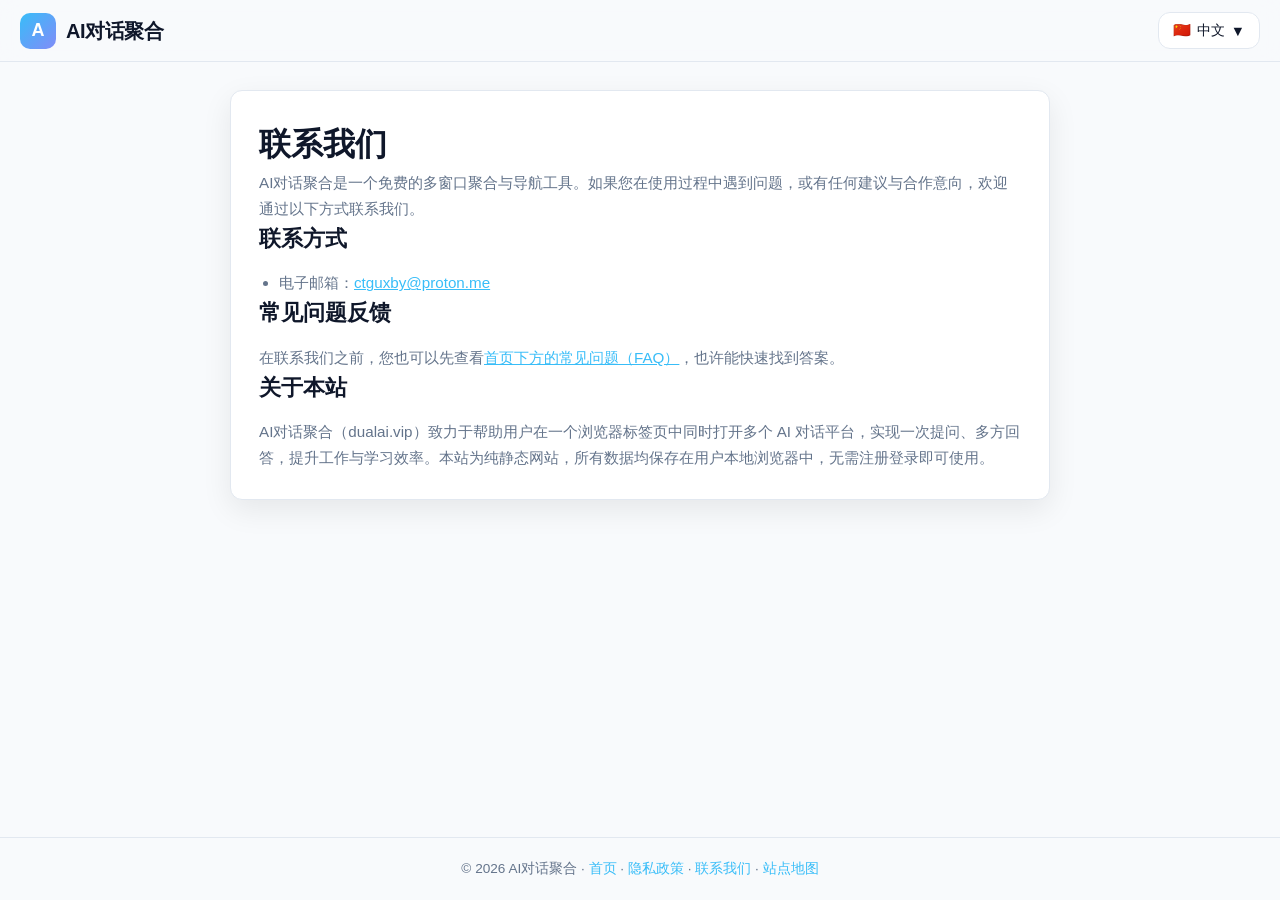
<file: zh/contact.html>
<!DOCTYPE html>
<html lang="zh-CN">
<head>
  <!-- Google tag (gtag.js) -->
  <script async src="https://www.googletagmanager.com/gtag/js?id=G-2EY1DQ44TH"></script>
  <script>
    window.dataLayer = window.dataLayer || [];
    function gtag(){dataLayer.push(arguments);}
    gtag('js', new Date());
    gtag('config', 'G-2EY1DQ44TH');
  </script>
  <!-- Google AdSense -->
  <script async src="https://pagead2.googlesyndication.com/pagead/js/adsbygoogle.js?client=ca-pub-1829629158524709" crossorigin="anonymous"></script>
  <meta charset="UTF-8">
  <meta name="viewport" content="width=device-width, initial-scale=1.0">
  <title>联系我们 - AI对话聚合</title>
  <meta name="description" content="联系 AI对话聚合。如有问题、建议或合作意向，欢迎通过邮件与我们取得联系。">
  <link rel="canonical" href="https://dualai.vip/zh/contact.html">
  <link rel="alternate" hreflang="zh" href="https://dualai.vip/zh/contact.html">
  <link rel="alternate" hreflang="en" href="https://dualai.vip/en/contact.html">
  <link rel="alternate" hreflang="x-default" href="https://dualai.vip/zh/contact.html">
  <link rel="stylesheet" href="/css/style.css">
</head>
<body>
  <header class="site-header">
    <div class="header-inner">
      <a class="brand" href="/zh/">
        <div class="brand-icon">A</div>
        <div class="brand-text">AI对话聚合</div>
      </a>
      <div class="header-actions">
        <div class="lang-switch">
          <button class="lang-btn" aria-haspopup="true" aria-expanded="false">
            <span>🇨🇳</span><span>中文</span><span aria-hidden="true">▼</span>
          </button>
          <div class="lang-menu" role="menu">
            <a href="/zh/contact.html" role="menuitem" aria-current="true">中文</a>
            <a href="/en/contact.html" role="menuitem">English</a>
          </div>
        </div>
      </div>
    </div>
  </header>

  <main style="max-width: 860px; margin: 0 auto; padding: 28px 20px;">
    <div class="content-section">
      <h1>联系我们</h1>
      <p>AI对话聚合是一个免费的多窗口聚合与导航工具。如果您在使用过程中遇到问题，或有任何建议与合作意向，欢迎通过以下方式联系我们。</p>

      <h2>联系方式</h2>
      <ul>
        <li>电子邮箱：<a href="mailto:ctguxby@proton.me">ctguxby@proton.me</a></li>
      </ul>

      <h2>常见问题反馈</h2>
      <p>在联系我们之前，您也可以先查看<a href="/zh/">首页下方的常见问题（FAQ）</a>，也许能快速找到答案。</p>

      <h2>关于本站</h2>
      <p>AI对话聚合（dualai.vip）致力于帮助用户在一个浏览器标签页中同时打开多个 AI 对话平台，实现一次提问、多方回答，提升工作与学习效率。本站为纯静态网站，所有数据均保存在用户本地浏览器中，无需注册登录即可使用。</p>
    </div>
  </main>

  <footer class="site-footer">
    <p>© 2026 AI对话聚合 · <a href="/zh/">首页</a> · <a href="/zh/privacy.html">隐私政策</a> · <a href="/zh/contact.html">联系我们</a> · <a href="/sitemap.xml">站点地图</a></p>
  </footer>

  <script>
    (function(){
      const btn = document.querySelector('.lang-btn');
      const menu = document.querySelector('.lang-menu');
      if(btn && menu){ btn.addEventListener('click', e=>{ e.stopPropagation(); menu.classList.toggle('open'); }); document.addEventListener('click', ()=>menu.classList.remove('open')); }
    })();
  </script>
</body>
</html>
</file>
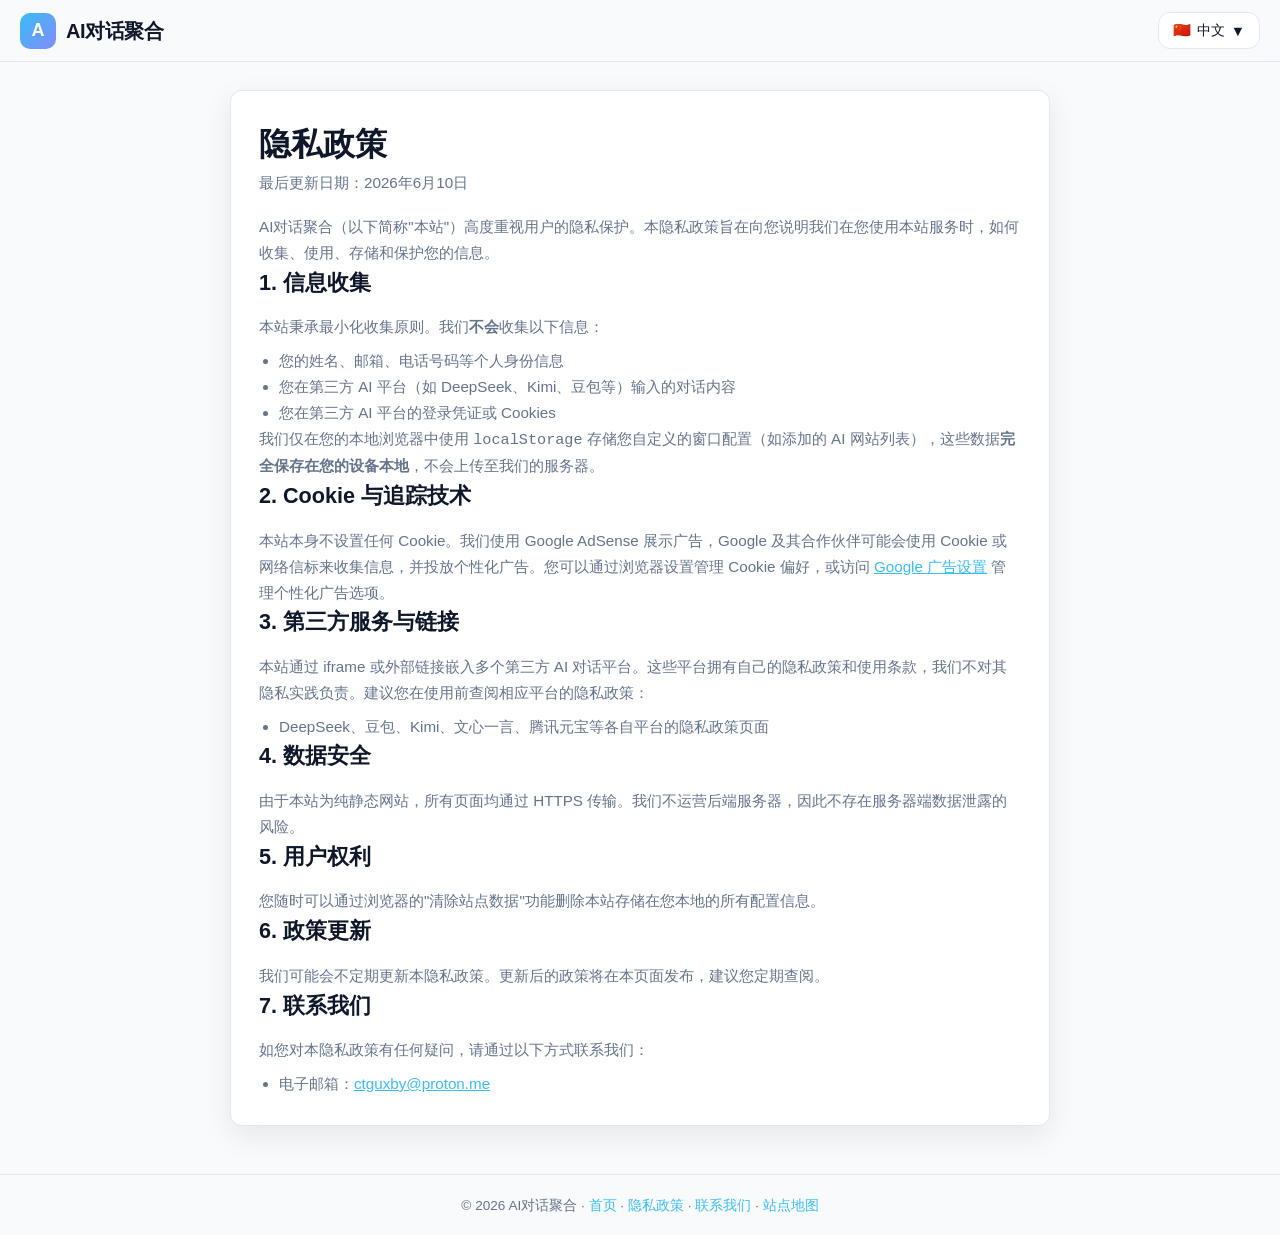
<file: zh/privacy.html>
<!DOCTYPE html>
<html lang="zh-CN">
<head>
  <!-- Google tag (gtag.js) -->
  <script async src="https://www.googletagmanager.com/gtag/js?id=G-2EY1DQ44TH"></script>
  <script>
    window.dataLayer = window.dataLayer || [];
    function gtag(){dataLayer.push(arguments);}
    gtag('js', new Date());

    gtag('config', 'G-2EY1DQ44TH');
  </script>
  <!-- Google AdSense -->
  <script async src="https://pagead2.googlesyndication.com/pagead/js/adsbygoogle.js?client=ca-pub-1829629158524709" crossorigin="anonymous"></script>
  <meta charset="UTF-8">
  <meta name="viewport" content="width=device-width, initial-scale=1.0">
  <title>隐私政策 - AI对话聚合</title>
  <meta name="description" content="AI对话聚合的隐私政策：说明我们如何收集、使用和保护您的信息。">
  <link rel="canonical" href="https://dualai.vip/zh/privacy.html">
  <link rel="alternate" hreflang="zh" href="https://dualai.vip/zh/privacy.html">
  <link rel="alternate" hreflang="en" href="https://dualai.vip/en/privacy.html">
  <link rel="alternate" hreflang="x-default" href="https://dualai.vip/zh/privacy.html">
  <link rel="stylesheet" href="/css/style.css">
</head>
<body>
  <header class="site-header">
    <div class="header-inner">
      <a class="brand" href="/zh/">
        <div class="brand-icon">A</div>
        <div class="brand-text">AI对话聚合</div>
      </a>
      <div class="header-actions">
        <div class="lang-switch">
          <button class="lang-btn" aria-haspopup="true" aria-expanded="false">
            <span>🇨🇳</span><span>中文</span><span aria-hidden="true">▼</span>
          </button>
          <div class="lang-menu" role="menu">
            <a href="/zh/privacy.html" role="menuitem" aria-current="true">中文</a>
            <a href="/en/privacy.html" role="menuitem">English</a>
          </div>
        </div>
      </div>
    </div>
  </header>

  <main style="max-width: 860px; margin: 0 auto; padding: 28px 20px;">
    <div class="content-section">
      <h1>隐私政策</h1>
      <p class="privacy-date">最后更新日期：2026年6月10日</p>

      <p>AI对话聚合（以下简称"本站"）高度重视用户的隐私保护。本隐私政策旨在向您说明我们在您使用本站服务时，如何收集、使用、存储和保护您的信息。</p>

      <h2>1. 信息收集</h2>
      <p>本站秉承最小化收集原则。我们<strong>不会</strong>收集以下信息：</p>
      <ul>
        <li>您的姓名、邮箱、电话号码等个人身份信息</li>
        <li>您在第三方 AI 平台（如 DeepSeek、Kimi、豆包等）输入的对话内容</li>
        <li>您在第三方 AI 平台的登录凭证或 Cookies</li>
      </ul>
      <p>我们仅在您的本地浏览器中使用 <code>localStorage</code> 存储您自定义的窗口配置（如添加的 AI 网站列表），这些数据<strong>完全保存在您的设备本地</strong>，不会上传至我们的服务器。</p>

      <h2>2. Cookie 与追踪技术</h2>
      <p>本站本身不设置任何 Cookie。我们使用 Google AdSense 展示广告，Google 及其合作伙伴可能会使用 Cookie 或网络信标来收集信息，并投放个性化广告。您可以通过浏览器设置管理 Cookie 偏好，或访问 <a href="https://adssettings.google.com" target="_blank" rel="noopener noreferrer">Google 广告设置</a> 管理个性化广告选项。</p>

      <h2>3. 第三方服务与链接</h2>
      <p>本站通过 iframe 或外部链接嵌入多个第三方 AI 对话平台。这些平台拥有自己的隐私政策和使用条款，我们不对其隐私实践负责。建议您在使用前查阅相应平台的隐私政策：</p>
      <ul>
        <li>DeepSeek、豆包、Kimi、文心一言、腾讯元宝等各自平台的隐私政策页面</li>
      </ul>

      <h2>4. 数据安全</h2>
      <p>由于本站为纯静态网站，所有页面均通过 HTTPS 传输。我们不运营后端服务器，因此不存在服务器端数据泄露的风险。</p>

      <h2>5. 用户权利</h2>
      <p>您随时可以通过浏览器的"清除站点数据"功能删除本站存储在您本地的所有配置信息。</p>

      <h2>6. 政策更新</h2>
      <p>我们可能会不定期更新本隐私政策。更新后的政策将在本页面发布，建议您定期查阅。</p>

      <h2>7. 联系我们</h2>
      <p>如您对本隐私政策有任何疑问，请通过以下方式联系我们：</p>
      <ul>
        <li>电子邮箱：<a href="mailto:ctguxby@proton.me">ctguxby@proton.me</a></li>
      </ul>
    </div>
  </main>

  <footer class="site-footer">
    <p>© 2026 AI对话聚合 · <a href="/zh/">首页</a> · <a href="/zh/privacy.html">隐私政策</a> · <a href="/zh/contact.html">联系我们</a> · <a href="/sitemap.xml">站点地图</a></p>
  </footer>

  <script>
    (function(){
      const btn = document.querySelector('.lang-btn');
      const menu = document.querySelector('.lang-menu');
      if(btn && menu){ btn.addEventListener('click', e=>{ e.stopPropagation(); menu.classList.toggle('open'); }); document.addEventListener('click', ()=>menu.classList.remove('open')); }
    })();
  </script>
</body>
</html>
</file>
<file: css/style.css>
:root {
  --bg: #0f172a;
  --surface: #1e293b;
  --surface-hover: #334155;
  --text: #f8fafc;
  --text-secondary: #94a3b8;
  --primary: #38bdf8;
  --primary-hover: #0ea5e9;
  --border: #334155;
  --shadow: 0 10px 30px rgba(0,0,0,0.35);
  --radius: 12px;
  --gap: 16px;
}

@media (prefers-color-scheme: light) {
  :root {
    --bg: #f8fafc;
    --surface: #ffffff;
    --surface-hover: #f1f5f9;
    --text: #0f172a;
    --text-secondary: #64748b;
    --border: #e2e8f0;
    --shadow: 0 10px 30px rgba(0,0,0,0.08);
  }
}

* { box-sizing: border-box; margin: 0; padding: 0; }

html { scroll-behavior: smooth; }

body {
  font-family: "Segoe UI", Roboto, "Helvetica Neue", Arial, "Noto Sans SC", "Noto Sans JP", sans-serif;
  background: var(--bg);
  color: var(--text);
  line-height: 1.6;
  min-height: 100vh;
  display: flex;
  flex-direction: column;
}

/* Header */
.site-header {
  position: sticky;
  top: 0;
  z-index: 100;
  background: rgba(15,23,42,0.85);
  backdrop-filter: blur(12px);
  border-bottom: 1px solid var(--border);
}

@media (prefers-color-scheme: light) {
  .site-header { background: rgba(248,250,252,0.85); }
}

.header-inner {
  max-width: 1400px;
  margin: 0 auto;
  padding: 12px 20px;
  display: flex;
  align-items: center;
  justify-content: space-between;
  gap: 16px;
  flex-wrap: wrap;
}

.brand {
  display: flex;
  align-items: center;
  gap: 10px;
  text-decoration: none;
  color: var(--text);
}

.brand-icon {
  width: 36px; height: 36px;
  background: linear-gradient(135deg, var(--primary), #818cf8);
  border-radius: 10px;
  display: grid; place-items: center;
  font-weight: 800; color: #fff; font-size: 18px;
}

.brand-text {
  font-size: 1.25rem; font-weight: 700; letter-spacing: -0.5px;
}

.header-actions {
  display: flex; align-items: center; gap: 12px; flex-wrap: wrap;
}

.header-btn {
  padding: 8px 14px;
  border-radius: var(--radius);
  border: 1px solid var(--border);
  background: var(--surface);
  color: var(--text);
  font-size: 0.9rem;
  cursor: pointer;
  transition: all .2s;
}
.header-btn:hover {
  background: rgba(239,68,68,0.1);
  border-color: #ef4444;
  color: #ef4444;
}

.lang-switch {
  position: relative;
}

.lang-btn {
  background: var(--surface);
  border: 1px solid var(--border);
  color: var(--text);
  padding: 8px 14px;
  border-radius: var(--radius);
  cursor: pointer;
  font-size: 0.9rem;
  display: flex; align-items: center; gap: 6px;
  transition: background .2s, border-color .2s;
}

.lang-btn:hover { background: var(--surface-hover); }

.lang-menu {
  position: absolute; right: 0; top: 110%;
  background: var(--surface);
  border: 1px solid var(--border);
  border-radius: var(--radius);
  box-shadow: var(--shadow);
  min-width: 140px;
  display: none;
  overflow: hidden;
}

.lang-menu.open { display: block; }

.lang-menu a {
  display: block; padding: 10px 14px; color: var(--text);
  text-decoration: none; font-size: 0.9rem;
  border-bottom: 1px solid var(--border);
  transition: background .2s;
}

.lang-menu a:last-child { border-bottom: none; }

.lang-menu a:hover { background: var(--surface-hover); }

.lang-menu a[aria-current="true"] { color: var(--primary); font-weight: 600; }

/* Layout */
main { flex: 1; max-width: 1400px; width: 100%; margin: 0 auto; padding: 20px; }

.section-title {
  font-size: 1.1rem; font-weight: 600; margin-bottom: 12px;
  display: flex; align-items: center; gap: 8px;
  color: var(--text-secondary);
}

.grid-2x2 {
  display: flex;
  flex-wrap: wrap;
  gap: var(--gap);
  align-items: flex-start;
  margin-bottom: 20px;
}

@media (max-width: 900px) {
  .grid-2x2 > .ai-card { flex: 0 0 100% !important; }
}

/* Card / Frame */
.ai-card {
  background: var(--surface);
  border: 1px solid var(--border);
  border-radius: var(--radius);
  overflow: hidden;
  display: flex;
  flex-direction: column;
  flex: 0 0 calc(50% - 8px);
  min-width: 300px;
  height: 520px;
  position: relative;
  box-shadow: var(--shadow);
  transition: transform .2s, box-shadow .2s;
}

.ai-card:hover {
  transform: translateY(-2px);
  box-shadow: 0 14px 40px rgba(0,0,0,0.4);
}

.card-header {
  display: flex; align-items: center; justify-content: space-between;
  padding: 10px 14px; border-bottom: 1px solid var(--border);
  background: rgba(255,255,255,0.03);
}

@media (prefers-color-scheme: light) {
  .card-header { background: rgba(0,0,0,0.02); }
}

.card-title {
  font-size: 0.95rem; font-weight: 600;
  display: flex; align-items: center; gap: 8px;
}

.card-actions {
  display: flex; gap: 6px;
}

.icon-btn {
  width: 32px; height: 32px;
  border-radius: 8px;
  border: 1px solid var(--border);
  background: transparent;
  color: var(--text-secondary);
  cursor: pointer;
  display: grid; place-items: center;
  transition: all .2s;
}

.icon-btn:hover { background: var(--surface-hover); color: var(--text); }

.card-body {
  flex: 1; position: relative; background: #000;
}

.card-body iframe {
  width: 100%; height: 100%; border: none; display: block;
}

.card-overlay {
  position: absolute; inset: 0;
  background: var(--surface);
  display: none;
  flex-direction: column;
  align-items: center;
  justify-content: center;
  gap: 14px;
  padding: 20px;
  text-align: center;
}

.card-overlay.active { display: flex; }

.ai-logo {
  width: 56px; height: 56px; border-radius: 14px;
  background: linear-gradient(135deg, var(--primary), #818cf8);
  display: grid; place-items: center; font-size: 24px; color: #fff;
}

.ai-name { font-size: 1.1rem; font-weight: 700; }

.ai-desc { font-size: 0.9rem; color: var(--text-secondary); }

.open-btn {
  background: var(--primary); color: #0f172a;
  border: none; padding: 10px 18px; border-radius: 10px;
  font-weight: 600; cursor: pointer; text-decoration: none;
  transition: background .2s;
}

.open-btn:hover { background: var(--primary-hover); }

/* Add / Change Modal */
.modal-backdrop {
  position: fixed; inset: 0; z-index: 200;
  background: rgba(0,0,0,0.6);
  display: none; align-items: center; justify-content: center;
  padding: 20px;
}

.modal-backdrop.open { display: flex; }

.modal {
  background: var(--surface);
  border: 1px solid var(--border);
  border-radius: var(--radius);
  width: 100%; max-width: 520px;
  max-height: 80vh; overflow: auto;
  box-shadow: var(--shadow);
}

.modal-header {
  padding: 16px 20px; border-bottom: 1px solid var(--border);
  display: flex; align-items: center; justify-content: space-between;
}

.modal-title { font-size: 1.1rem; font-weight: 700; }

.modal-body { padding: 16px 20px; }

.preset-group {
  margin-bottom: 16px;
}
.preset-group:last-child {
  margin-bottom: 0;
}
.preset-group-title {
  font-size: 0.78rem;
  font-weight: 700;
  color: var(--text-secondary);
  margin-bottom: 8px;
  text-transform: uppercase;
  letter-spacing: 0.6px;
}
.preset-grid {
  display: grid; grid-template-columns: repeat(2, 1fr); gap: 10px;
}

.preset-btn {
  background: var(--bg);
  border: 1px solid var(--border);
  color: var(--text);
  padding: 10px 12px; border-radius: 10px;
  cursor: pointer; text-align: left;
  transition: border-color .2s, background .2s;
  font-size: 0.9rem;
}

.preset-btn:hover { border-color: var(--primary); background: var(--surface-hover); }

.preset-btn .p-name { font-weight: 600; display: block; margin-bottom: 2px; }

.preset-btn .p-url { font-size: 0.78rem; color: var(--text-secondary); display: block; white-space: nowrap; overflow: hidden; text-overflow: ellipsis; }

.form-group { margin-bottom: 14px; }

.form-label { display: block; font-size: 0.85rem; font-weight: 600; margin-bottom: 6px; color: var(--text-secondary); }

.form-input {
  width: 100%; padding: 10px 12px;
  background: var(--bg); color: var(--text);
  border: 1px solid var(--border); border-radius: 10px;
  font-size: 0.95rem; outline: none;
  transition: border-color .2s;
}

.form-input:focus { border-color: var(--primary); }

.modal-footer {
  padding: 12px 20px 16px; display: flex; justify-content: flex-end; gap: 10px;
}

.btn {
  padding: 9px 16px; border-radius: 10px; border: 1px solid var(--border);
  background: var(--bg); color: var(--text); font-size: 0.9rem; cursor: pointer;
  transition: background .2s;
}

.btn:hover { background: var(--surface-hover); }

.btn-primary {
  background: var(--primary); color: #0f172a; border-color: var(--primary); font-weight: 600;
}

.btn-primary:hover { background: var(--primary-hover); }

/* Input area */
.input-bar {
  position: sticky; bottom: 0;
  background: rgba(15,23,42,0.92);
  backdrop-filter: blur(12px);
  border-top: 1px solid var(--border);
  padding: 14px 20px;
}

@media (prefers-color-scheme: light) {
  .input-bar { background: rgba(248,250,252,0.92); }
}

.input-inner {
  max-width: 1400px; margin: 0 auto;
  display: flex; gap: 10px; align-items: flex-end;
}

.input-field {
  flex: 1;
  background: var(--surface);
  border: 1px solid var(--border);
  color: var(--text);
  padding: 12px 14px; border-radius: 12px;
  font-size: 1rem; outline: none;
  resize: none; min-height: 48px; max-height: 160px;
  transition: border-color .2s;
}

.input-field:focus { border-color: var(--primary); }

.send-btn {
  height: 48px; padding: 0 22px;
  background: var(--primary); color: #0f172a;
  border: none; border-radius: 12px;
  font-weight: 700; font-size: 1rem; cursor: pointer;
  display: flex; align-items: center; gap: 8px;
  transition: background .2s;
  white-space: nowrap;
}

.send-btn:hover { background: var(--primary-hover); }

.hint {
  max-width: 1400px; margin: 6px auto 0;
  font-size: 0.8rem; color: var(--text-secondary);
  text-align: center;
}

/* Footer */
.site-footer {
  border-top: 1px solid var(--border);
  padding: 20px; text-align: center;
  color: var(--text-secondary); font-size: 0.85rem;
}

.site-footer a { color: var(--primary); text-decoration: none; }
.site-footer a:hover { text-decoration: underline; }

/* Visually hidden */
.sr-only {
  position: absolute; width: 1px; height: 1px; padding: 0; margin: -1px;
  overflow: hidden; clip: rect(0,0,0,0); white-space: nowrap; border: 0;
}

/* Add card */
.ai-card.add-card {
  display: flex;
  flex-direction: column;
  align-items: center;
  justify-content: center;
  gap: 12px;
  cursor: pointer;
  border-style: dashed;
  background: transparent;
  box-shadow: none;
  min-height: 520px;
}
.ai-card.add-card:hover {
  border-color: var(--primary);
  background: rgba(56,189,248,0.05);
}
.add-btn {
  width: 64px; height: 64px;
  border-radius: 50%;
  border: 2px dashed var(--border);
  background: transparent;
  color: var(--text-secondary);
  font-size: 2rem;
  cursor: pointer;
  display: grid; place-items: center;
  transition: all .2s;
}
.add-card:hover .add-btn {
  border-color: var(--primary);
  color: var(--primary);
  background: rgba(56,189,248,0.1);
}
.add-label {
  font-size: 0.95rem;
  color: var(--text-secondary);
  font-weight: 500;
}

/* Resize handle */
.resize-handle {
  position: absolute;
  right: 6px;
  bottom: 6px;
  width: 18px;
  height: 18px;
  cursor: se-resize;
  display: grid;
  place-items: center;
  color: var(--text-secondary);
  font-size: 12px;
  line-height: 1;
  z-index: 10;
  user-select: none;
  opacity: 0.6;
  transition: opacity .2s, color .2s;
}
.resize-handle:hover {
  opacity: 1;
  color: var(--primary);
}

/* Drag and drop */
.ai-card {
  cursor: move;
}
.ai-card.add-card {
  cursor: pointer;
}
.ai-card.dragging {
  opacity: 0.4;
}
.ai-card.drag-over {
  border-color: var(--primary);
  box-shadow: 0 0 0 2px var(--primary);
}

/* Toast */
.toast {
  position: fixed; bottom: 90px; left: 50%; transform: translateX(-50%) translateY(20px);
  background: var(--surface); color: var(--text); border: 1px solid var(--border);
  padding: 10px 18px; border-radius: 10px; box-shadow: var(--shadow);
  opacity: 0; pointer-events: none; transition: all .3s; z-index: 300;
}

.toast.show { opacity: 1; transform: translateX(-50%) translateY(0); }

/* Content sections for SEO / AdSense */
.content-section {
  background: var(--surface);
  border: 1px solid var(--border);
  border-radius: var(--radius);
  padding: 28px;
  margin-bottom: 20px;
  box-shadow: var(--shadow);
}

.content-section h2 {
  font-size: 1.35rem;
  font-weight: 700;
  margin-bottom: 14px;
  color: var(--text);
}

.content-section h3 {
  font-size: 1.05rem;
  font-weight: 600;
  margin-top: 18px;
  margin-bottom: 8px;
  color: var(--text);
}

.content-section p,
.content-section li {
  color: var(--text-secondary);
  font-size: 0.95rem;
  line-height: 1.7;
}

.content-section ul {
  margin-left: 20px;
  margin-top: 8px;
}

.content-section a { color: var(--primary); }

.tag-list {
  display: flex;
  flex-wrap: wrap;
  gap: 8px;
  margin-top: 10px;
}

.tag {
  background: var(--bg);
  border: 1px solid var(--border);
  color: var(--text-secondary);
  padding: 5px 12px;
  border-radius: 999px;
  font-size: 0.85rem;
}

.faq-item {
  margin-bottom: 14px;
}

.faq-item h3 {
  margin-top: 0;
  margin-bottom: 6px;
  font-size: 1rem;
}

.privacy-date {
  font-size: 0.85rem;
  color: var(--text-secondary);
  margin-bottom: 18px;
}

/* Reduced motion */
@media (prefers-reduced-motion: reduce) {
  * { animation: none !important; transition: none !important; }
}
</file>
